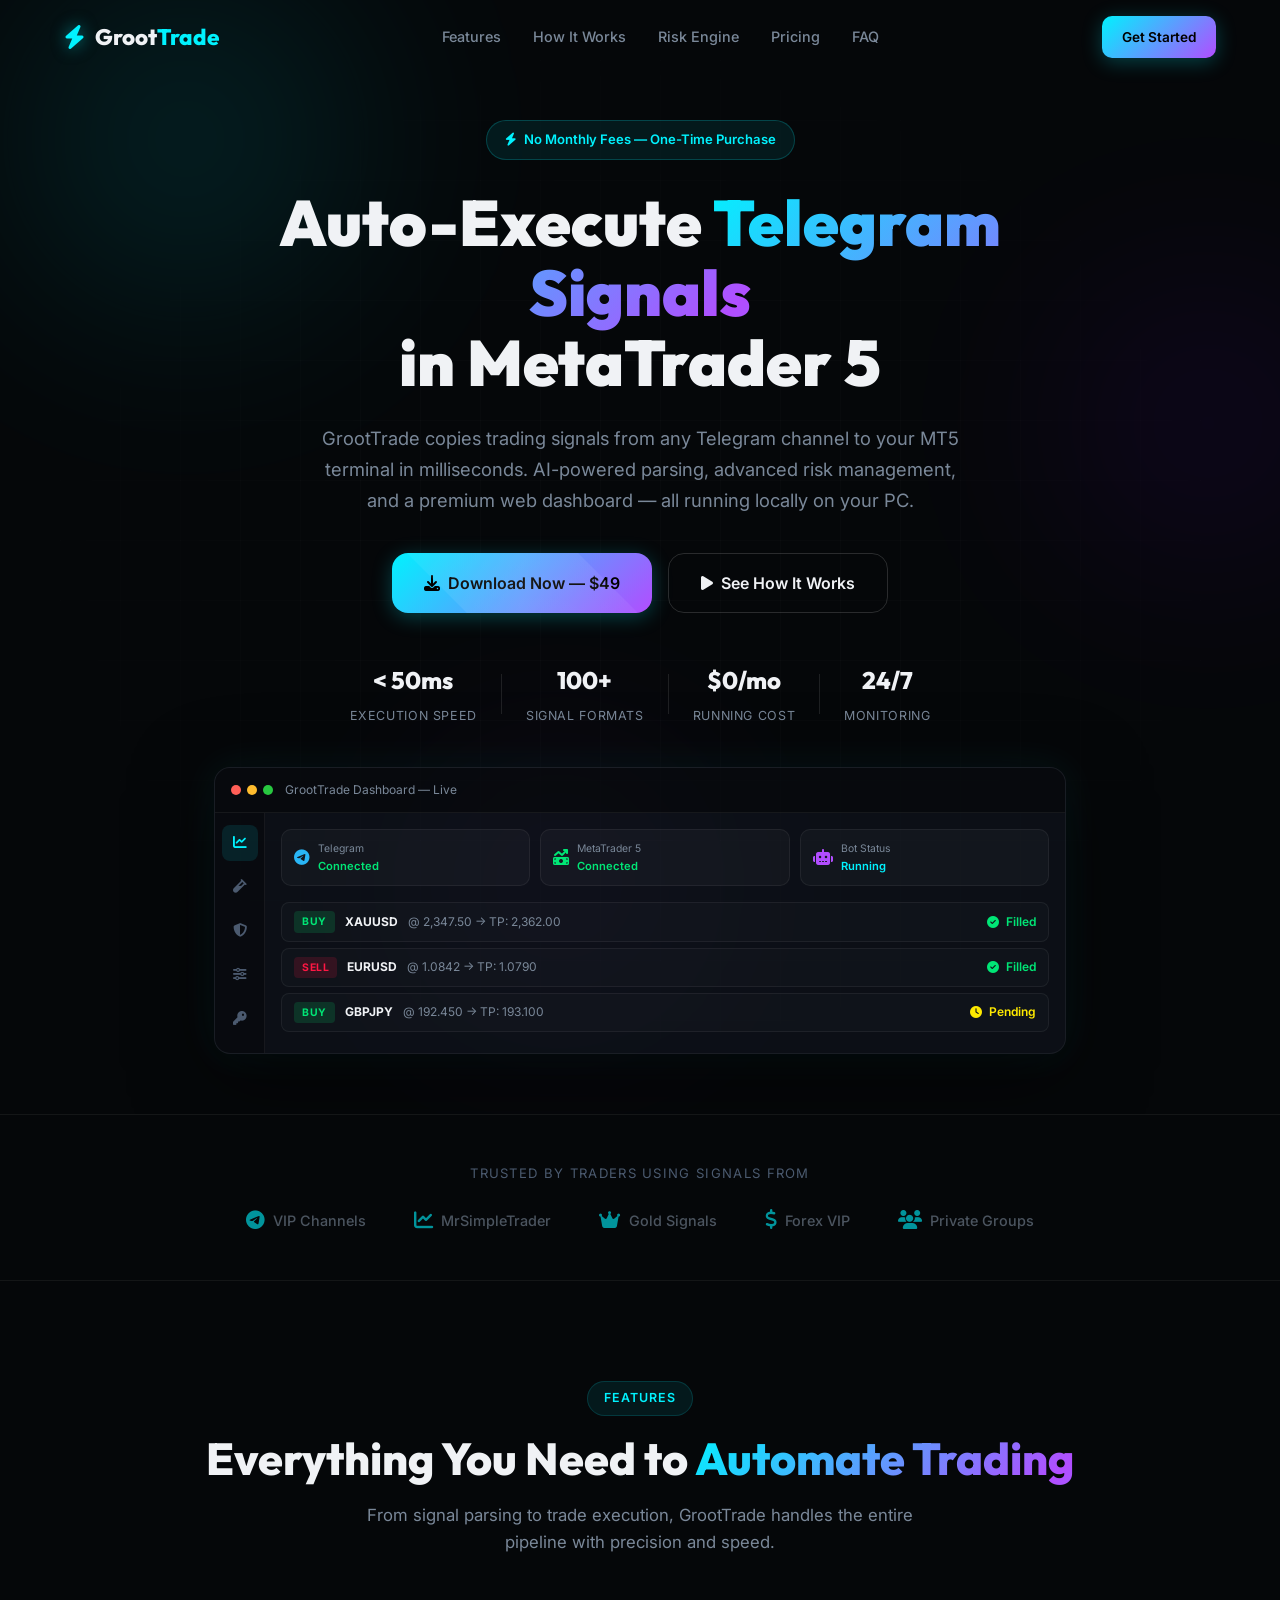
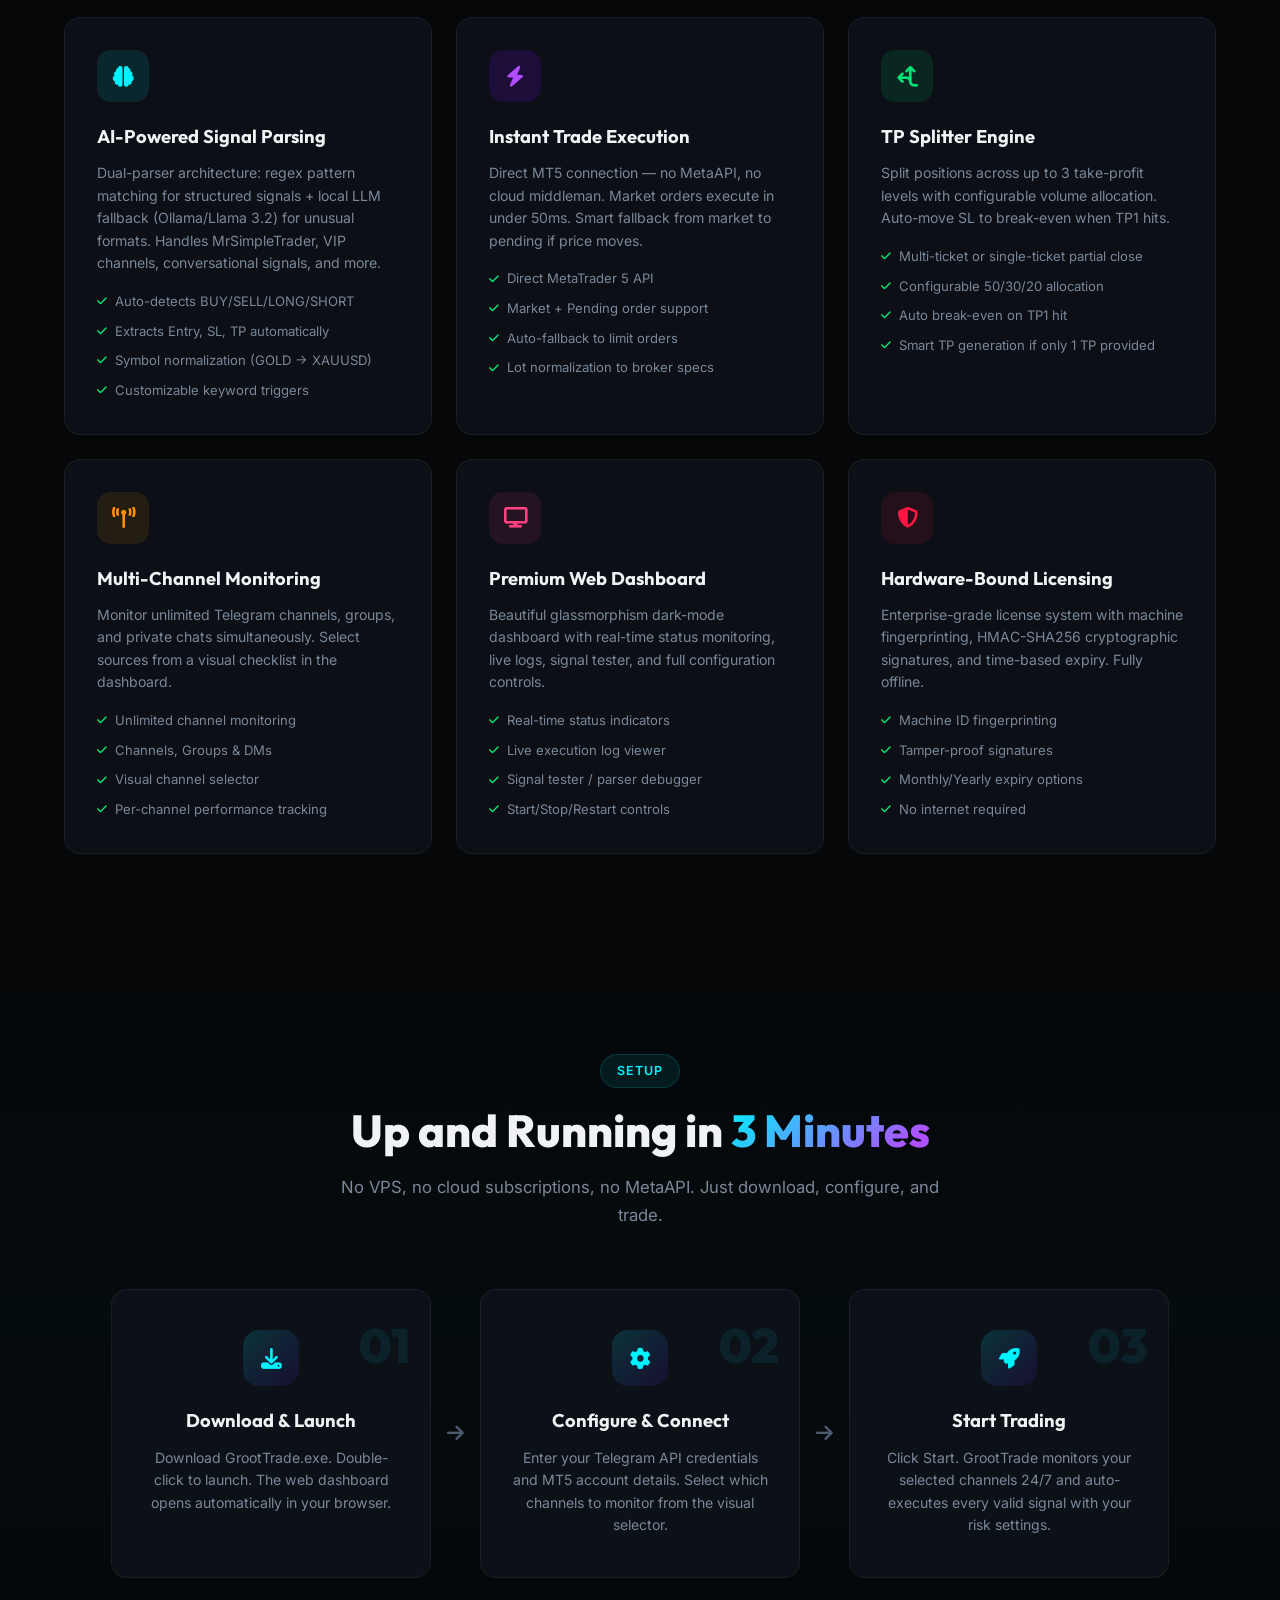
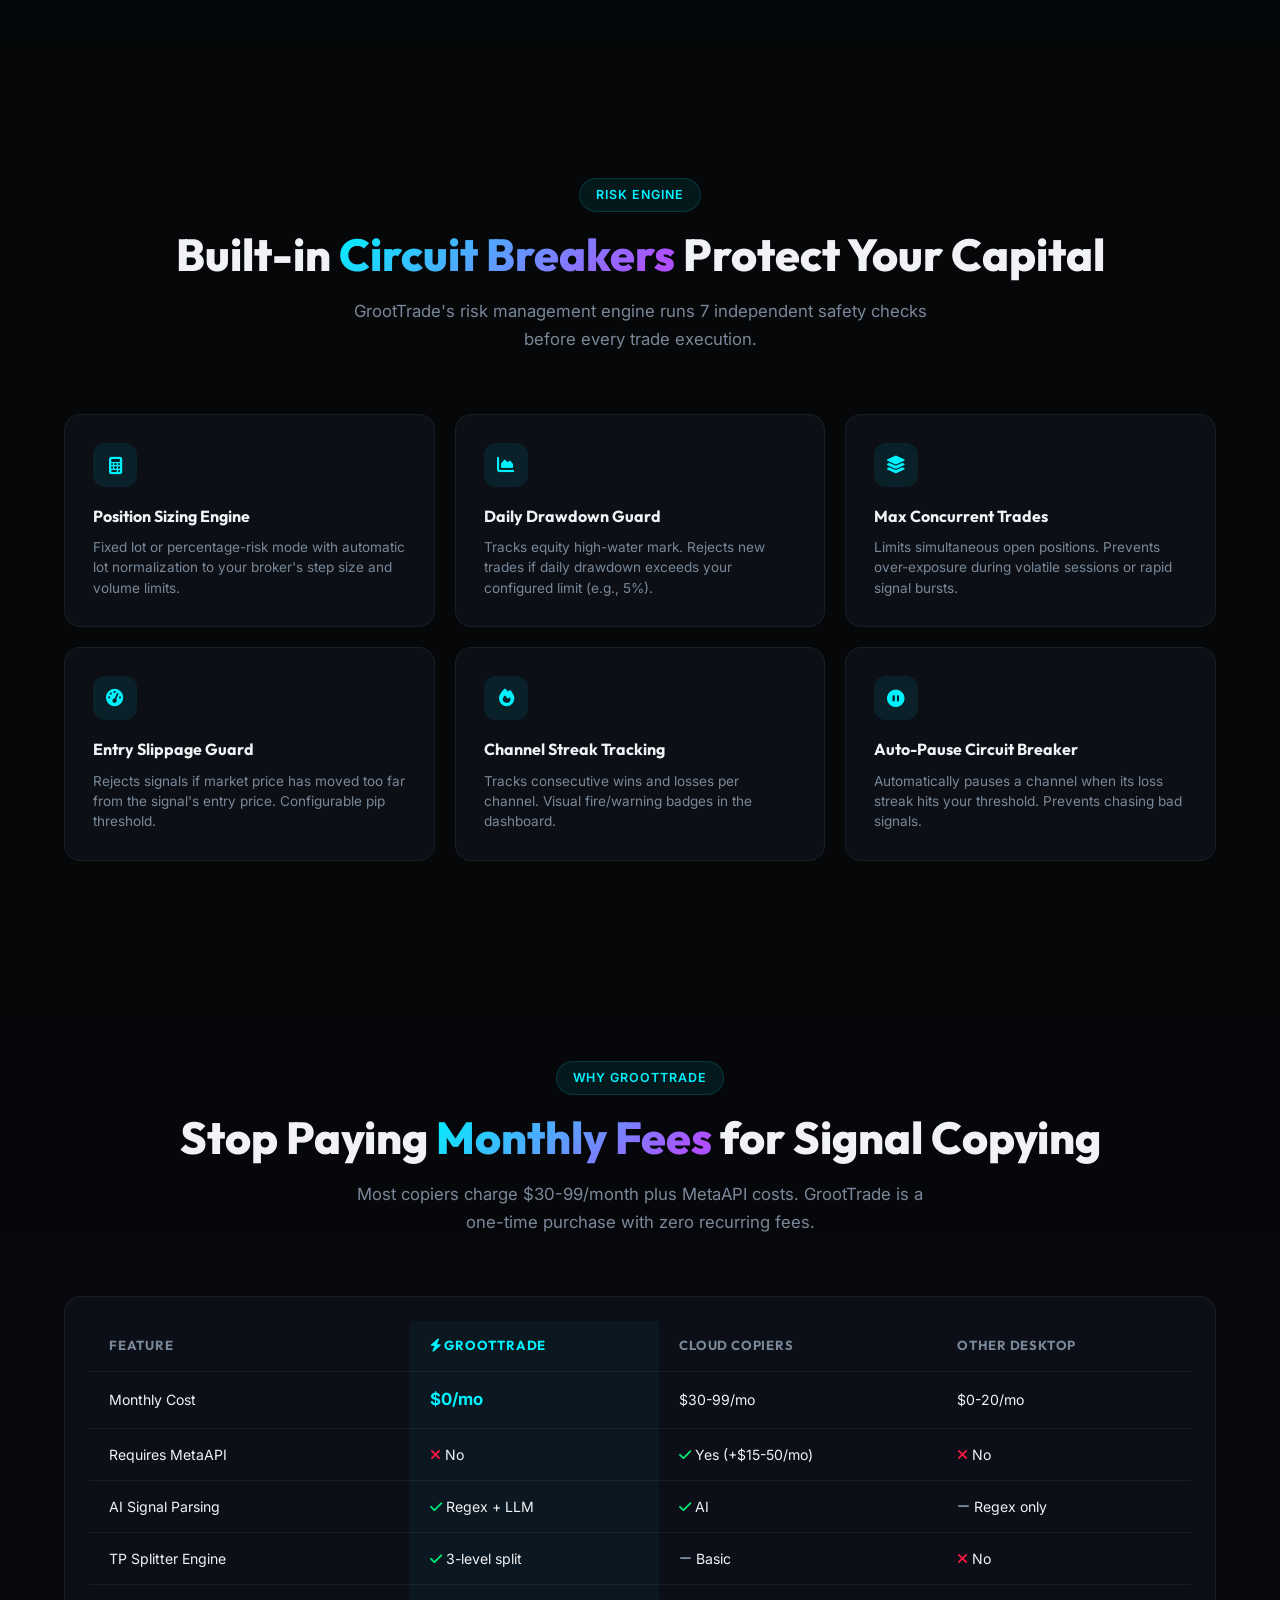
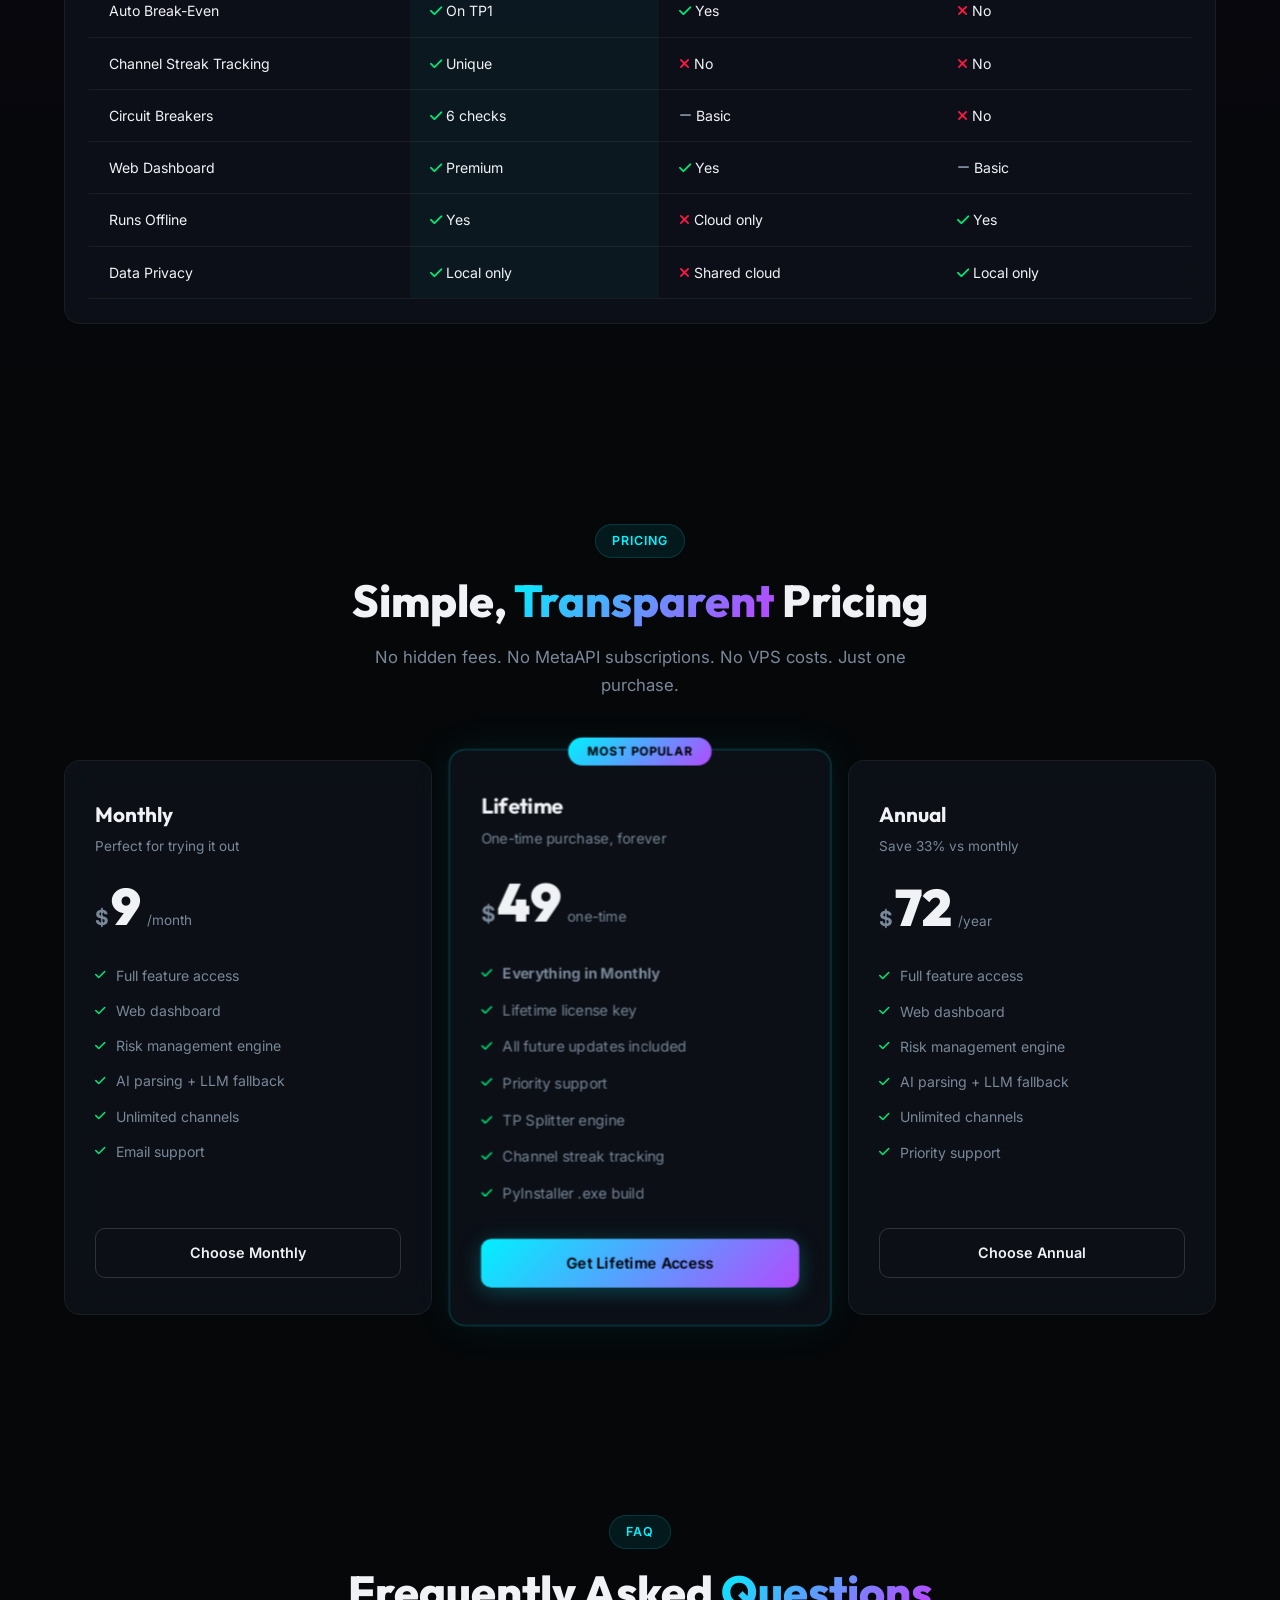
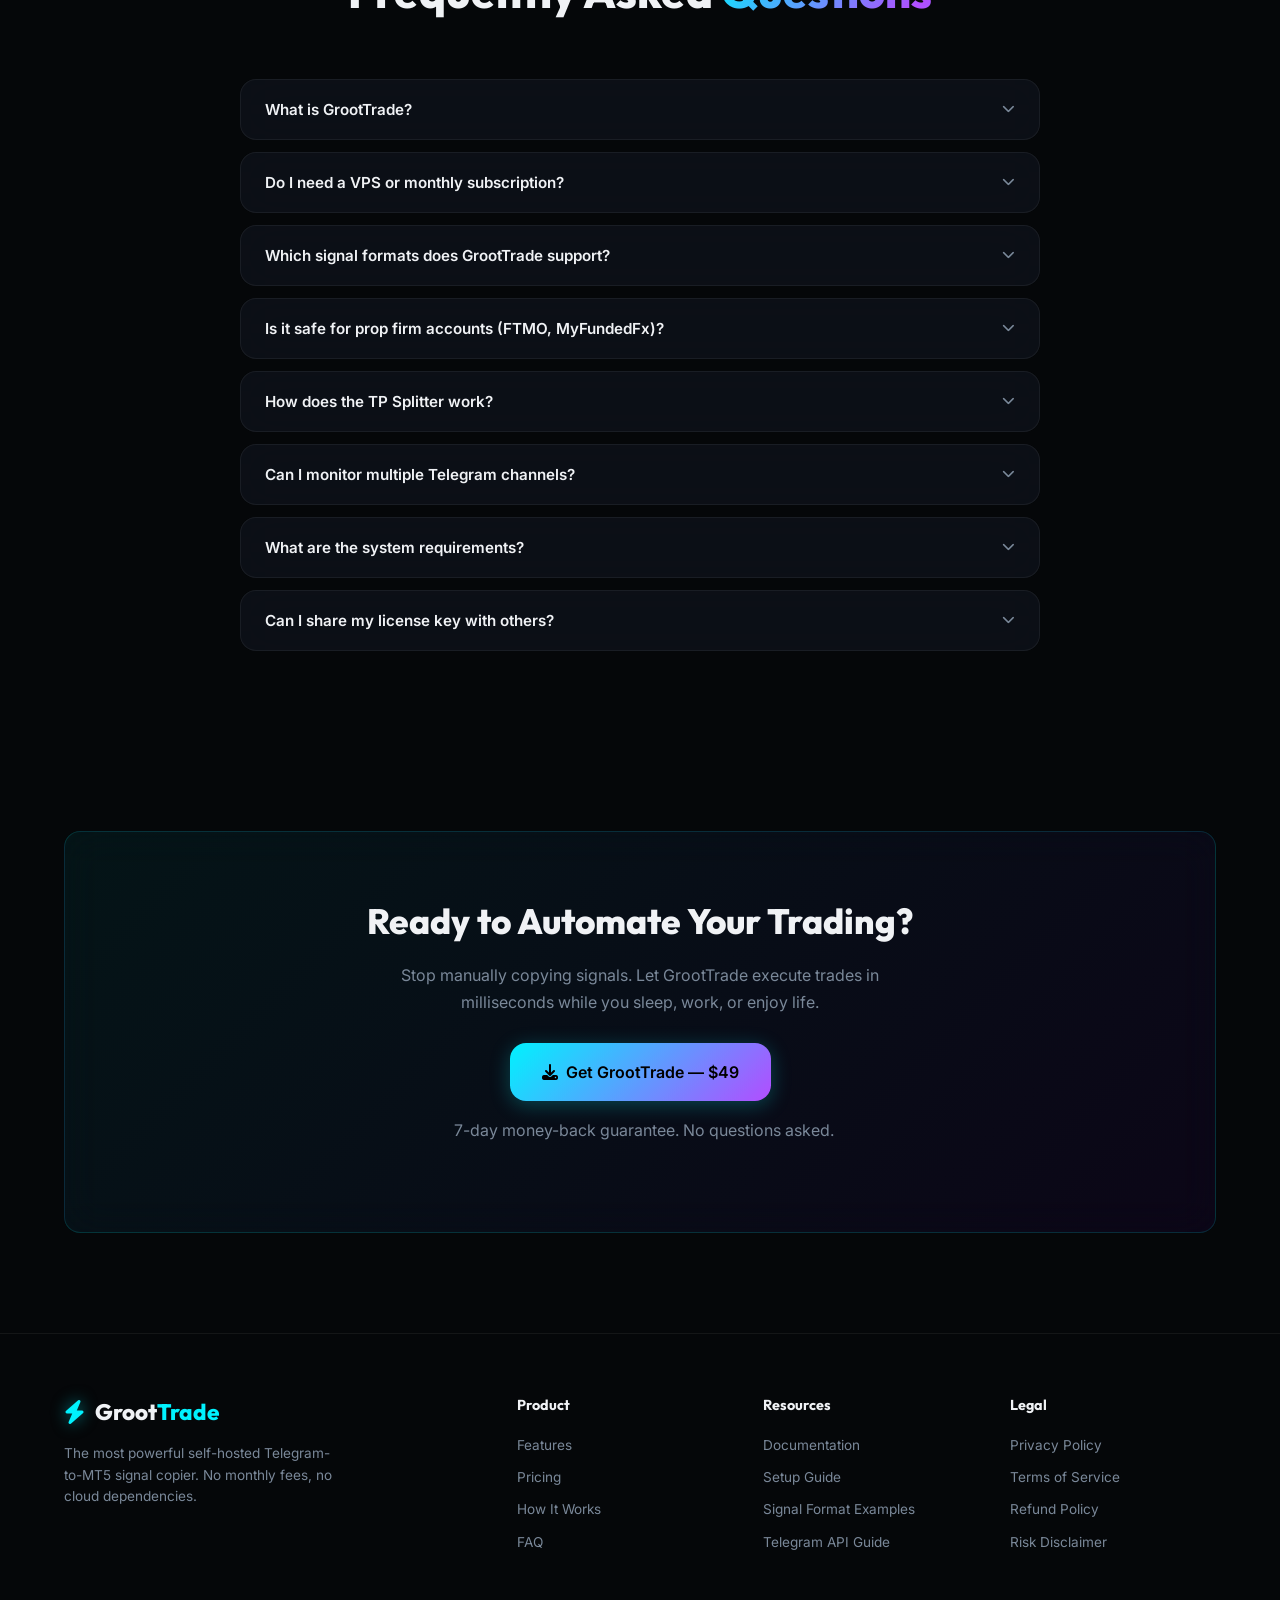
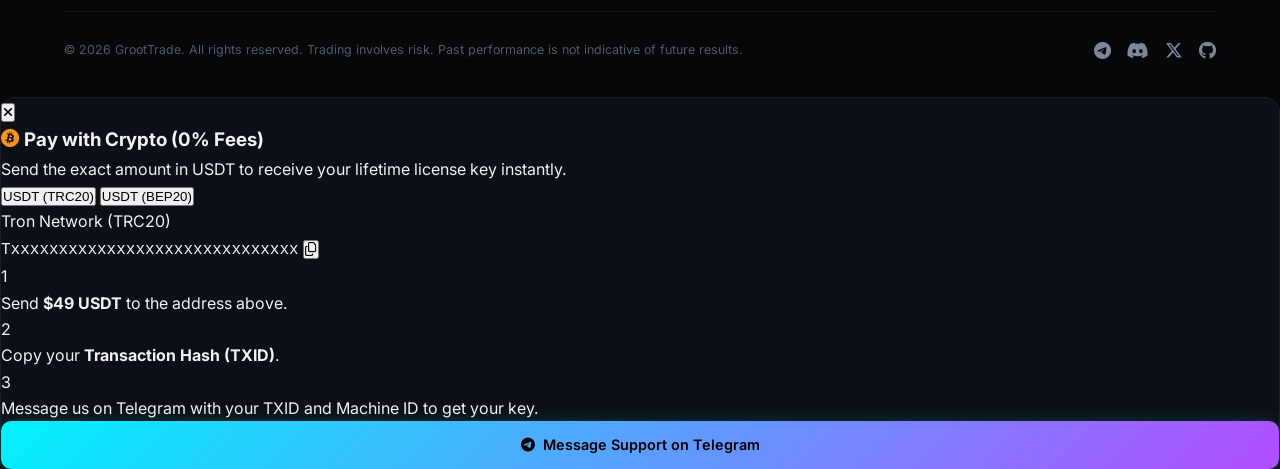
<file: TradingStrategies/website/index.html>
<!DOCTYPE html>
<html lang="en">
<head>
    <meta charset="UTF-8">
    <meta name="viewport" content="width=device-width, initial-scale=1.0">

    <!-- Primary SEO Meta Tags -->
    <title>GrootTrade — Telegram to MT5 Signal Copier | Auto-Execute Trading Signals</title>
    <meta name="description" content="GrootTrade automatically copies Telegram trading signals to MetaTrader 5 with AI parsing, risk management, TP splitting, and channel streak tracking. One-time purchase, no monthly fees.">
    <meta name="keywords" content="telegram signal copier, MT5 copier, telegram to metatrader, forex signal copier, gold signal copier, XAUUSD copier, trading bot, auto trading, telegram trading bot, signal execution, prop firm copier, forex automation, MT5 automation, trade copier software">
    <meta name="author" content="GrootTrade">
    <meta name="robots" content="index, follow">
    <link rel="canonical" href="https://groottrade.com/">

    <!-- Open Graph / Facebook -->
    <meta property="og:type" content="website">
    <meta property="og:url" content="https://groottrade.com/">
    <meta property="og:title" content="GrootTrade — Telegram to MT5 Signal Copier">
    <meta property="og:description" content="Auto-execute Telegram trading signals in MetaTrader 5. AI parsing, risk management, TP splitting. One-time purchase.">
    <meta property="og:image" content="https://groottrade.com/assets/og-preview.png">
    <meta property="og:site_name" content="GrootTrade">

    <!-- Twitter Card -->
    <meta name="twitter:card" content="summary_large_image">
    <meta name="twitter:url" content="https://groottrade.com/">
    <meta name="twitter:title" content="GrootTrade — Telegram to MT5 Signal Copier">
    <meta name="twitter:description" content="Auto-execute Telegram trading signals in MetaTrader 5. AI parsing, risk management, TP splitting. One-time purchase.">
    <meta name="twitter:image" content="https://groottrade.com/assets/og-preview.png">

    <!-- Structured Data (JSON-LD) -->
    <script type="application/ld+json">
    {
        "@context": "https://schema.org",
        "@type": "SoftwareApplication",
        "name": "GrootTrade",
        "operatingSystem": "Windows",
        "applicationCategory": "FinanceApplication",
        "description": "Telegram to MetaTrader 5 signal copier with AI parsing, risk management, and automated trade execution.",
        "offers": {
            "@type": "Offer",
            "price": "49.00",
            "priceCurrency": "USD",
            "availability": "https://schema.org/InStock"
        },
        "aggregateRating": {
            "@type": "AggregateRating",
            "ratingValue": "4.8",
            "reviewCount": "142"
        },
        "featureList": [
            "AI-Powered Signal Parsing",
            "Risk Management Engine",
            "TP Splitter with Auto Break-Even",
            "Channel Streak Tracking",
            "Hardware-Bound Licensing",
            "Web Dashboard"
        ]
    }
    </script>

    <!-- FAQ Structured Data -->
    <script type="application/ld+json">
    {
        "@context": "https://schema.org",
        "@type": "FAQPage",
        "mainEntity": [
            {
                "@type": "Question",
                "name": "What is GrootTrade?",
                "acceptedAnswer": {
                    "@type": "Answer",
                    "text": "GrootTrade is a desktop application that automatically copies trading signals from Telegram channels to your MetaTrader 5 terminal. It uses AI-powered parsing to extract trade details (symbol, action, entry, SL, TP) and executes them with advanced risk management."
                }
            },
            {
                "@type": "Question",
                "name": "Does GrootTrade require a VPS or monthly subscription?",
                "acceptedAnswer": {
                    "@type": "Answer",
                    "text": "No. GrootTrade runs locally on your Windows PC and connects directly to MetaTrader 5. There are no monthly fees, no VPS required, and no third-party API dependencies like MetaAPI."
                }
            },
            {
                "@type": "Question",
                "name": "What trading signals can GrootTrade parse?",
                "acceptedAnswer": {
                    "@type": "Answer",
                    "text": "GrootTrade supports multiple signal formats including structured signals, conversational formats, and MrSimpleTrader-style messages. It uses regex pattern matching with an optional LLM fallback (Ollama) for unusual formats."
                }
            },
            {
                "@type": "Question",
                "name": "Is GrootTrade safe for prop firm accounts?",
                "acceptedAnswer": {
                    "@type": "Answer",
                    "text": "Yes. GrootTrade includes daily drawdown guards, maximum concurrent trade limits, entry slippage protection, and auto-pause circuit breakers. These features help protect prop firm accounts from exceeding risk limits."
                }
            }
        ]
    }
    </script>

    <!-- Fonts -->
    <link rel="preconnect" href="https://fonts.googleapis.com">
    <link rel="preconnect" href="https://fonts.gstatic.com" crossorigin>
    <link href="https://fonts.googleapis.com/css2?family=Inter:wght@300;400;500;600;700;800&family=Outfit:wght@400;500;600;700;800;900&family=JetBrains+Mono:wght@400;500&display=swap" rel="stylesheet">

    <!-- FontAwesome Icons -->
    <link rel="stylesheet" href="https://cdnjs.cloudflare.com/ajax/libs/font-awesome/6.4.0/css/all.min.css">

    <!-- Stylesheet -->
    <link rel="stylesheet" href="style.css">

    <!-- Favicon -->
    <link rel="icon" type="image/svg+xml" href="data:image/svg+xml,<svg xmlns='http://www.w3.org/2000/svg' viewBox='0 0 100 100'><text y='.9em' font-size='90'>⚡</text></svg>">
</head>
<body>
    <!-- Navigation -->
    <nav class="navbar" id="navbar">
        <div class="container nav-container">
            <a href="#" class="nav-logo" aria-label="GrootTrade Home">
                <i class="fa-solid fa-bolt logo-icon"></i>
                <span class="logo-text">Groot<span>Trade</span></span>
            </a>
            <div class="nav-links" id="nav-links">
                <a href="#features" class="nav-link">Features</a>
                <a href="#how-it-works" class="nav-link">How It Works</a>
                <a href="#risk" class="nav-link">Risk Engine</a>
                <a href="#pricing" class="nav-link">Pricing</a>
                <a href="#faq" class="nav-link">FAQ</a>
            </div>
            <div class="nav-actions">
                <a href="#pricing" class="btn btn-primary nav-cta">Get Started</a>
                <button class="mobile-toggle" id="mobile-toggle" aria-label="Toggle menu">
                    <i class="fa-solid fa-bars"></i>
                </button>
            </div>
        </div>
    </nav>

    <!-- Hero Section -->
    <header class="hero" id="hero">
        <div class="hero-bg-effects">
            <div class="gradient-orb orb-1"></div>
            <div class="gradient-orb orb-2"></div>
            <div class="gradient-orb orb-3"></div>
            <div class="grid-overlay"></div>
        </div>
        <div class="container hero-content">
            <div class="hero-badge">
                <i class="fa-solid fa-bolt"></i>
                <span>No Monthly Fees — One-Time Purchase</span>
            </div>
            <h1 class="hero-title">
                Auto-Execute <span class="gradient-text">Telegram Signals</span>
                <br>in MetaTrader 5
            </h1>
            <p class="hero-subtitle">
                GrootTrade copies trading signals from any Telegram channel to your MT5 terminal in milliseconds.
                AI-powered parsing, advanced risk management, and a premium web dashboard — all running locally on your PC.
            </p>
            <div class="hero-actions">
                <a href="#pricing" class="btn btn-primary btn-large hero-cta">
                    <i class="fa-solid fa-download"></i> Download Now — $49
                </a>
                <a href="#how-it-works" class="btn btn-outline btn-large">
                    <i class="fa-solid fa-play"></i> See How It Works
                </a>
            </div>
            <div class="hero-stats">
                <div class="stat-item">
                    <span class="stat-value">< 50ms</span>
                    <span class="stat-label">Execution Speed</span>
                </div>
                <div class="stat-divider"></div>
                <div class="stat-item">
                    <span class="stat-value">100+</span>
                    <span class="stat-label">Signal Formats</span>
                </div>
                <div class="stat-divider"></div>
                <div class="stat-item">
                    <span class="stat-value">$0/mo</span>
                    <span class="stat-label">Running Cost</span>
                </div>
                <div class="stat-divider"></div>
                <div class="stat-item">
                    <span class="stat-value">24/7</span>
                    <span class="stat-label">Monitoring</span>
                </div>
            </div>
        </div>
        <div class="hero-visual">
            <div class="dashboard-preview glass-card">
                <div class="preview-header">
                    <div class="preview-dots">
                        <span class="dot red"></span>
                        <span class="dot yellow"></span>
                        <span class="dot green"></span>
                    </div>
                    <span class="preview-title">GrootTrade Dashboard — Live</span>
                </div>
                <div class="preview-body">
                    <div class="preview-sidebar">
                        <div class="preview-menu-item active"><i class="fa-solid fa-chart-line"></i></div>
                        <div class="preview-menu-item"><i class="fa-solid fa-vial"></i></div>
                        <div class="preview-menu-item"><i class="fa-solid fa-shield-halved"></i></div>
                        <div class="preview-menu-item"><i class="fa-solid fa-sliders"></i></div>
                        <div class="preview-menu-item"><i class="fa-solid fa-key"></i></div>
                    </div>
                    <div class="preview-content">
                        <div class="preview-cards">
                            <div class="mini-card tg">
                                <div class="mini-card-icon"><i class="fa-brands fa-telegram"></i></div>
                                <div class="mini-card-info">
                                    <span class="mini-label">Telegram</span>
                                    <span class="mini-value connected">Connected</span>
                                </div>
                            </div>
                            <div class="mini-card mt5">
                                <div class="mini-card-icon"><i class="fa-solid fa-money-bill-trend-up"></i></div>
                                <div class="mini-card-info">
                                    <span class="mini-label">MetaTrader 5</span>
                                    <span class="mini-value connected">Connected</span>
                                </div>
                            </div>
                            <div class="mini-card bot">
                                <div class="mini-card-icon"><i class="fa-solid fa-robot"></i></div>
                                <div class="mini-card-info">
                                    <span class="mini-label">Bot Status</span>
                                    <span class="mini-value running">Running</span>
                                </div>
                            </div>
                        </div>
                        <div class="preview-signal-feed">
                            <div class="signal-entry buy animate-in">
                                <span class="signal-badge buy-badge">BUY</span>
                                <span class="signal-symbol">XAUUSD</span>
                                <span class="signal-detail">@ 2,347.50 → TP: 2,362.00</span>
                                <span class="signal-status"><i class="fa-solid fa-check-circle"></i> Filled</span>
                            </div>
                            <div class="signal-entry sell animate-in delay-1">
                                <span class="signal-badge sell-badge">SELL</span>
                                <span class="signal-symbol">EURUSD</span>
                                <span class="signal-detail">@ 1.0842 → TP: 1.0790</span>
                                <span class="signal-status"><i class="fa-solid fa-check-circle"></i> Filled</span>
                            </div>
                            <div class="signal-entry buy animate-in delay-2">
                                <span class="signal-badge buy-badge">BUY</span>
                                <span class="signal-symbol">GBPJPY</span>
                                <span class="signal-detail">@ 192.450 → TP: 193.100</span>
                                <span class="signal-status pending"><i class="fa-solid fa-clock"></i> Pending</span>
                            </div>
                        </div>
                    </div>
                </div>
            </div>
        </div>
    </header>

    <!-- Trusted By / Social Proof -->
    <section class="social-proof">
        <div class="container">
            <p class="proof-label">Trusted by Traders Using Signals From</p>
            <div class="proof-logos">
                <div class="proof-item">
                    <i class="fa-brands fa-telegram"></i>
                    <span>VIP Channels</span>
                </div>
                <div class="proof-item">
                    <i class="fa-solid fa-chart-line"></i>
                    <span>MrSimpleTrader</span>
                </div>
                <div class="proof-item">
                    <i class="fa-solid fa-crown"></i>
                    <span>Gold Signals</span>
                </div>
                <div class="proof-item">
                    <i class="fa-solid fa-dollar-sign"></i>
                    <span>Forex VIP</span>
                </div>
                <div class="proof-item">
                    <i class="fa-solid fa-users"></i>
                    <span>Private Groups</span>
                </div>
            </div>
        </div>
    </section>

    <!-- Features Grid -->
    <section class="features" id="features">
        <div class="container">
            <div class="section-header">
                <span class="section-badge">Features</span>
                <h2 class="section-title">Everything You Need to <span class="gradient-text">Automate Trading</span></h2>
                <p class="section-subtitle">From signal parsing to trade execution, GrootTrade handles the entire pipeline with precision and speed.</p>
            </div>
            <div class="features-grid">
                <div class="feature-card glass-card" id="feature-ai-parsing">
                    <div class="feature-icon-wrap cyan">
                        <i class="fa-solid fa-brain"></i>
                    </div>
                    <h3>AI-Powered Signal Parsing</h3>
                    <p>Dual-parser architecture: regex pattern matching for structured signals + local LLM fallback (Ollama/Llama 3.2) for unusual formats. Handles MrSimpleTrader, VIP channels, conversational signals, and more.</p>
                    <ul class="feature-list">
                        <li><i class="fa-solid fa-check"></i> Auto-detects BUY/SELL/LONG/SHORT</li>
                        <li><i class="fa-solid fa-check"></i> Extracts Entry, SL, TP automatically</li>
                        <li><i class="fa-solid fa-check"></i> Symbol normalization (GOLD → XAUUSD)</li>
                        <li><i class="fa-solid fa-check"></i> Customizable keyword triggers</li>
                    </ul>
                </div>

                <div class="feature-card glass-card" id="feature-execution">
                    <div class="feature-icon-wrap purple">
                        <i class="fa-solid fa-bolt"></i>
                    </div>
                    <h3>Instant Trade Execution</h3>
                    <p>Direct MT5 connection — no MetaAPI, no cloud middleman. Market orders execute in under 50ms. Smart fallback from market to pending if price moves.</p>
                    <ul class="feature-list">
                        <li><i class="fa-solid fa-check"></i> Direct MetaTrader 5 API</li>
                        <li><i class="fa-solid fa-check"></i> Market + Pending order support</li>
                        <li><i class="fa-solid fa-check"></i> Auto-fallback to limit orders</li>
                        <li><i class="fa-solid fa-check"></i> Lot normalization to broker specs</li>
                    </ul>
                </div>

                <div class="feature-card glass-card" id="feature-tp-splitter">
                    <div class="feature-icon-wrap green">
                        <i class="fa-solid fa-arrows-split-up-and-left"></i>
                    </div>
                    <h3>TP Splitter Engine</h3>
                    <p>Split positions across up to 3 take-profit levels with configurable volume allocation. Auto-move SL to break-even when TP1 hits.</p>
                    <ul class="feature-list">
                        <li><i class="fa-solid fa-check"></i> Multi-ticket or single-ticket partial close</li>
                        <li><i class="fa-solid fa-check"></i> Configurable 50/30/20 allocation</li>
                        <li><i class="fa-solid fa-check"></i> Auto break-even on TP1 hit</li>
                        <li><i class="fa-solid fa-check"></i> Smart TP generation if only 1 TP provided</li>
                    </ul>
                </div>

                <div class="feature-card glass-card" id="feature-multi-channel">
                    <div class="feature-icon-wrap orange">
                        <i class="fa-solid fa-tower-broadcast"></i>
                    </div>
                    <h3>Multi-Channel Monitoring</h3>
                    <p>Monitor unlimited Telegram channels, groups, and private chats simultaneously. Select sources from a visual checklist in the dashboard.</p>
                    <ul class="feature-list">
                        <li><i class="fa-solid fa-check"></i> Unlimited channel monitoring</li>
                        <li><i class="fa-solid fa-check"></i> Channels, Groups & DMs</li>
                        <li><i class="fa-solid fa-check"></i> Visual channel selector</li>
                        <li><i class="fa-solid fa-check"></i> Per-channel performance tracking</li>
                    </ul>
                </div>

                <div class="feature-card glass-card" id="feature-dashboard">
                    <div class="feature-icon-wrap pink">
                        <i class="fa-solid fa-display"></i>
                    </div>
                    <h3>Premium Web Dashboard</h3>
                    <p>Beautiful glassmorphism dark-mode dashboard with real-time status monitoring, live logs, signal tester, and full configuration controls.</p>
                    <ul class="feature-list">
                        <li><i class="fa-solid fa-check"></i> Real-time status indicators</li>
                        <li><i class="fa-solid fa-check"></i> Live execution log viewer</li>
                        <li><i class="fa-solid fa-check"></i> Signal tester / parser debugger</li>
                        <li><i class="fa-solid fa-check"></i> Start/Stop/Restart controls</li>
                    </ul>
                </div>

                <div class="feature-card glass-card" id="feature-licensing">
                    <div class="feature-icon-wrap red">
                        <i class="fa-solid fa-shield-halved"></i>
                    </div>
                    <h3>Hardware-Bound Licensing</h3>
                    <p>Enterprise-grade license system with machine fingerprinting, HMAC-SHA256 cryptographic signatures, and time-based expiry. Fully offline.</p>
                    <ul class="feature-list">
                        <li><i class="fa-solid fa-check"></i> Machine ID fingerprinting</li>
                        <li><i class="fa-solid fa-check"></i> Tamper-proof signatures</li>
                        <li><i class="fa-solid fa-check"></i> Monthly/Yearly expiry options</li>
                        <li><i class="fa-solid fa-check"></i> No internet required</li>
                    </ul>
                </div>
            </div>
        </div>
    </section>

    <!-- How It Works -->
    <section class="how-it-works" id="how-it-works">
        <div class="container">
            <div class="section-header">
                <span class="section-badge">Setup</span>
                <h2 class="section-title">Up and Running in <span class="gradient-text">3 Minutes</span></h2>
                <p class="section-subtitle">No VPS, no cloud subscriptions, no MetaAPI. Just download, configure, and trade.</p>
            </div>
            <div class="steps-grid">
                <div class="step-card">
                    <div class="step-number">01</div>
                    <div class="step-icon"><i class="fa-solid fa-download"></i></div>
                    <h3>Download & Launch</h3>
                    <p>Download GrootTrade.exe. Double-click to launch. The web dashboard opens automatically in your browser.</p>
                </div>
                <div class="step-connector"><i class="fa-solid fa-arrow-right"></i></div>
                <div class="step-card">
                    <div class="step-number">02</div>
                    <div class="step-icon"><i class="fa-solid fa-gear"></i></div>
                    <h3>Configure & Connect</h3>
                    <p>Enter your Telegram API credentials and MT5 account details. Select which channels to monitor from the visual selector.</p>
                </div>
                <div class="step-connector"><i class="fa-solid fa-arrow-right"></i></div>
                <div class="step-card">
                    <div class="step-number">03</div>
                    <div class="step-icon"><i class="fa-solid fa-rocket"></i></div>
                    <h3>Start Trading</h3>
                    <p>Click Start. GrootTrade monitors your selected channels 24/7 and auto-executes every valid signal with your risk settings.</p>
                </div>
            </div>
        </div>
    </section>

    <!-- Risk Management Engine -->
    <section class="risk-engine" id="risk">
        <div class="container">
            <div class="section-header">
                <span class="section-badge">Risk Engine</span>
                <h2 class="section-title">Built-in <span class="gradient-text">Circuit Breakers</span> Protect Your Capital</h2>
                <p class="section-subtitle">GrootTrade's risk management engine runs 7 independent safety checks before every trade execution.</p>
            </div>
            <div class="risk-grid">
                <div class="risk-item glass-card">
                    <div class="risk-icon"><i class="fa-solid fa-calculator"></i></div>
                    <h4>Position Sizing Engine</h4>
                    <p>Fixed lot or percentage-risk mode with automatic lot normalization to your broker's step size and volume limits.</p>
                </div>
                <div class="risk-item glass-card">
                    <div class="risk-icon"><i class="fa-solid fa-chart-area"></i></div>
                    <h4>Daily Drawdown Guard</h4>
                    <p>Tracks equity high-water mark. Rejects new trades if daily drawdown exceeds your configured limit (e.g., 5%).</p>
                </div>
                <div class="risk-item glass-card">
                    <div class="risk-icon"><i class="fa-solid fa-layer-group"></i></div>
                    <h4>Max Concurrent Trades</h4>
                    <p>Limits simultaneous open positions. Prevents over-exposure during volatile sessions or rapid signal bursts.</p>
                </div>
                <div class="risk-item glass-card">
                    <div class="risk-icon"><i class="fa-solid fa-gauge-high"></i></div>
                    <h4>Entry Slippage Guard</h4>
                    <p>Rejects signals if market price has moved too far from the signal's entry price. Configurable pip threshold.</p>
                </div>
                <div class="risk-item glass-card">
                    <div class="risk-icon"><i class="fa-solid fa-fire"></i></div>
                    <h4>Channel Streak Tracking</h4>
                    <p>Tracks consecutive wins and losses per channel. Visual fire/warning badges in the dashboard.</p>
                </div>
                <div class="risk-item glass-card">
                    <div class="risk-icon"><i class="fa-solid fa-circle-pause"></i></div>
                    <h4>Auto-Pause Circuit Breaker</h4>
                    <p>Automatically pauses a channel when its loss streak hits your threshold. Prevents chasing bad signals.</p>
                </div>
            </div>
        </div>
    </section>

    <!-- Comparison Section -->
    <section class="comparison" id="comparison">
        <div class="container">
            <div class="section-header">
                <span class="section-badge">Why GrootTrade</span>
                <h2 class="section-title">Stop Paying <span class="gradient-text">Monthly Fees</span> for Signal Copying</h2>
                <p class="section-subtitle">Most copiers charge $30-99/month plus MetaAPI costs. GrootTrade is a one-time purchase with zero recurring fees.</p>
            </div>
            <div class="comparison-table-wrap glass-card">
                <table class="comparison-table">
                    <thead>
                        <tr>
                            <th>Feature</th>
                            <th class="highlight-col"><i class="fa-solid fa-bolt"></i> GrootTrade</th>
                            <th>Cloud Copiers</th>
                            <th>Other Desktop</th>
                        </tr>
                    </thead>
                    <tbody>
                        <tr>
                            <td>Monthly Cost</td>
                            <td class="highlight-col"><strong class="accent">$0/mo</strong></td>
                            <td>$30-99/mo</td>
                            <td>$0-20/mo</td>
                        </tr>
                        <tr>
                            <td>Requires MetaAPI</td>
                            <td class="highlight-col"><i class="fa-solid fa-xmark no"></i> No</td>
                            <td><i class="fa-solid fa-check yes"></i> Yes (+$15-50/mo)</td>
                            <td><i class="fa-solid fa-xmark no"></i> No</td>
                        </tr>
                        <tr>
                            <td>AI Signal Parsing</td>
                            <td class="highlight-col"><i class="fa-solid fa-check yes"></i> Regex + LLM</td>
                            <td><i class="fa-solid fa-check yes"></i> AI</td>
                            <td><i class="fa-solid fa-minus neutral"></i> Regex only</td>
                        </tr>
                        <tr>
                            <td>TP Splitter Engine</td>
                            <td class="highlight-col"><i class="fa-solid fa-check yes"></i> 3-level split</td>
                            <td><i class="fa-solid fa-minus neutral"></i> Basic</td>
                            <td><i class="fa-solid fa-xmark no"></i> No</td>
                        </tr>
                        <tr>
                            <td>Auto Break-Even</td>
                            <td class="highlight-col"><i class="fa-solid fa-check yes"></i> On TP1</td>
                            <td><i class="fa-solid fa-check yes"></i> Yes</td>
                            <td><i class="fa-solid fa-xmark no"></i> No</td>
                        </tr>
                        <tr>
                            <td>Channel Streak Tracking</td>
                            <td class="highlight-col"><i class="fa-solid fa-check yes"></i> Unique</td>
                            <td><i class="fa-solid fa-xmark no"></i> No</td>
                            <td><i class="fa-solid fa-xmark no"></i> No</td>
                        </tr>
                        <tr>
                            <td>Circuit Breakers</td>
                            <td class="highlight-col"><i class="fa-solid fa-check yes"></i> 6 checks</td>
                            <td><i class="fa-solid fa-minus neutral"></i> Basic</td>
                            <td><i class="fa-solid fa-xmark no"></i> No</td>
                        </tr>
                        <tr>
                            <td>Web Dashboard</td>
                            <td class="highlight-col"><i class="fa-solid fa-check yes"></i> Premium</td>
                            <td><i class="fa-solid fa-check yes"></i> Yes</td>
                            <td><i class="fa-solid fa-minus neutral"></i> Basic</td>
                        </tr>
                        <tr>
                            <td>Runs Offline</td>
                            <td class="highlight-col"><i class="fa-solid fa-check yes"></i> Yes</td>
                            <td><i class="fa-solid fa-xmark no"></i> Cloud only</td>
                            <td><i class="fa-solid fa-check yes"></i> Yes</td>
                        </tr>
                        <tr>
                            <td>Data Privacy</td>
                            <td class="highlight-col"><i class="fa-solid fa-check yes"></i> Local only</td>
                            <td><i class="fa-solid fa-xmark no"></i> Shared cloud</td>
                            <td><i class="fa-solid fa-check yes"></i> Local only</td>
                        </tr>
                    </tbody>
                </table>
            </div>
        </div>
    </section>

    <!-- Pricing -->
    <section class="pricing" id="pricing">
        <div class="container">
            <div class="section-header">
                <span class="section-badge">Pricing</span>
                <h2 class="section-title">Simple, <span class="gradient-text">Transparent</span> Pricing</h2>
                <p class="section-subtitle">No hidden fees. No MetaAPI subscriptions. No VPS costs. Just one purchase.</p>
            </div>
            <div class="pricing-grid">
                <div class="pricing-card glass-card" id="plan-monthly">
                    <div class="plan-header">
                        <h3>Monthly</h3>
                        <p class="plan-desc">Perfect for trying it out</p>
                    </div>
                    <div class="plan-price">
                        <span class="currency">$</span>
                        <span class="amount">9</span>
                        <span class="period">/month</span>
                    </div>
                    <ul class="plan-features">
                        <li><i class="fa-solid fa-check"></i> Full feature access</li>
                        <li><i class="fa-solid fa-check"></i> Web dashboard</li>
                        <li><i class="fa-solid fa-check"></i> Risk management engine</li>
                        <li><i class="fa-solid fa-check"></i> AI parsing + LLM fallback</li>
                        <li><i class="fa-solid fa-check"></i> Unlimited channels</li>
                        <li><i class="fa-solid fa-check"></i> Email support</li>
                    </ul>
                    <a href="#" class="btn btn-outline btn-full" id="buy-monthly">Choose Monthly</a>
                </div>

                <div class="pricing-card glass-card featured" id="plan-lifetime">
                    <div class="popular-badge">Most Popular</div>
                    <div class="plan-header">
                        <h3>Lifetime</h3>
                        <p class="plan-desc">One-time purchase, forever</p>
                    </div>
                    <div class="plan-price">
                        <span class="currency">$</span>
                        <span class="amount">49</span>
                        <span class="period">one-time</span>
                    </div>
                    <ul class="plan-features">
                        <li><i class="fa-solid fa-check"></i> <strong>Everything in Monthly</strong></li>
                        <li><i class="fa-solid fa-check"></i> Lifetime license key</li>
                        <li><i class="fa-solid fa-check"></i> All future updates included</li>
                        <li><i class="fa-solid fa-check"></i> Priority support</li>
                        <li><i class="fa-solid fa-check"></i> TP Splitter engine</li>
                        <li><i class="fa-solid fa-check"></i> Channel streak tracking</li>
                        <li><i class="fa-solid fa-check"></i> PyInstaller .exe build</li>
                    </ul>
                    <a href="#" class="btn btn-primary btn-full" id="buy-lifetime">Get Lifetime Access</a>
                </div>

                <div class="pricing-card glass-card" id="plan-yearly">
                    <div class="plan-header">
                        <h3>Annual</h3>
                        <p class="plan-desc">Save 33% vs monthly</p>
                    </div>
                    <div class="plan-price">
                        <span class="currency">$</span>
                        <span class="amount">72</span>
                        <span class="period">/year</span>
                    </div>
                    <ul class="plan-features">
                        <li><i class="fa-solid fa-check"></i> Full feature access</li>
                        <li><i class="fa-solid fa-check"></i> Web dashboard</li>
                        <li><i class="fa-solid fa-check"></i> Risk management engine</li>
                        <li><i class="fa-solid fa-check"></i> AI parsing + LLM fallback</li>
                        <li><i class="fa-solid fa-check"></i> Unlimited channels</li>
                        <li><i class="fa-solid fa-check"></i> Priority support</li>
                    </ul>
                    <a href="#" class="btn btn-outline btn-full" id="buy-yearly">Choose Annual</a>
                </div>
            </div>
        </div>
    </section>

    <!-- FAQ -->
    <section class="faq" id="faq">
        <div class="container">
            <div class="section-header">
                <span class="section-badge">FAQ</span>
                <h2 class="section-title">Frequently Asked <span class="gradient-text">Questions</span></h2>
            </div>
            <div class="faq-grid">
                <div class="faq-item glass-card" id="faq-1">
                    <button class="faq-question" aria-expanded="false">
                        <span>What is GrootTrade?</span>
                        <i class="fa-solid fa-chevron-down faq-arrow"></i>
                    </button>
                    <div class="faq-answer">
                        <p>GrootTrade is a desktop application that automatically copies trading signals from Telegram channels to your MetaTrader 5 terminal. It uses AI-powered parsing to extract trade details (symbol, action, entry, SL, TP) and executes them with advanced risk management controls.</p>
                    </div>
                </div>
                <div class="faq-item glass-card" id="faq-2">
                    <button class="faq-question" aria-expanded="false">
                        <span>Do I need a VPS or monthly subscription?</span>
                        <i class="fa-solid fa-chevron-down faq-arrow"></i>
                    </button>
                    <div class="faq-answer">
                        <p>No. GrootTrade runs locally on your Windows PC and connects directly to MetaTrader 5. There are no monthly fees, no VPS required, and no third-party API dependencies like MetaAPI. Your computer just needs to be running while you want to copy signals.</p>
                    </div>
                </div>
                <div class="faq-item glass-card" id="faq-3">
                    <button class="faq-question" aria-expanded="false">
                        <span>Which signal formats does GrootTrade support?</span>
                        <i class="fa-solid fa-chevron-down faq-arrow"></i>
                    </button>
                    <div class="faq-answer">
                        <p>GrootTrade supports structured signals, conversational formats, MrSimpleTrader-style messages, and over 100+ format variations. The regex engine handles most patterns automatically. For unusual formats, the optional LLM fallback (using local Ollama with Llama 3.2) provides additional coverage. You can also customize the keyword triggers (SL, TP, Entry keywords) from the dashboard.</p>
                    </div>
                </div>
                <div class="faq-item glass-card" id="faq-4">
                    <button class="faq-question" aria-expanded="false">
                        <span>Is it safe for prop firm accounts (FTMO, MyFundedFx)?</span>
                        <i class="fa-solid fa-chevron-down faq-arrow"></i>
                    </button>
                    <div class="faq-answer">
                        <p>Yes. GrootTrade includes daily drawdown guards, maximum concurrent trade limits, entry slippage protection, and auto-pause circuit breakers. These features help protect prop firm accounts from exceeding risk limits. You can configure a daily drawdown percentage threshold that will automatically stop trading if breached.</p>
                    </div>
                </div>
                <div class="faq-item glass-card" id="faq-5">
                    <button class="faq-question" aria-expanded="false">
                        <span>How does the TP Splitter work?</span>
                        <i class="fa-solid fa-chevron-down faq-arrow"></i>
                    </button>
                    <div class="faq-answer">
                        <p>The TP Splitter divides your position across up to 3 take-profit levels with configurable volume allocation (e.g., 50% at TP1, 30% at TP2, 20% at TP3). It supports two modes: Multiple Tickets (3 separate orders) or Single Ticket with Partial Closes. When TP1 is hit, it automatically moves your stop loss to break-even to protect profits.</p>
                    </div>
                </div>
                <div class="faq-item glass-card" id="faq-6">
                    <button class="faq-question" aria-expanded="false">
                        <span>Can I monitor multiple Telegram channels?</span>
                        <i class="fa-solid fa-chevron-down faq-arrow"></i>
                    </button>
                    <div class="faq-answer">
                        <p>Yes, you can monitor unlimited Telegram channels, groups, and private chats simultaneously. Each channel gets its own magic number for tracking, and the dashboard shows per-channel win/loss streaks so you can evaluate which channels perform best.</p>
                    </div>
                </div>
                <div class="faq-item glass-card" id="faq-7">
                    <button class="faq-question" aria-expanded="false">
                        <span>What are the system requirements?</span>
                        <i class="fa-solid fa-chevron-down faq-arrow"></i>
                    </button>
                    <div class="faq-answer">
                        <p>Windows 10 or later, MetaTrader 5 terminal installed and logged in, a Telegram account with API credentials (free from my.telegram.org), and an internet connection. The application runs as a lightweight .exe file and uses minimal system resources.</p>
                    </div>
                </div>
                <div class="faq-item glass-card" id="faq-8">
                    <button class="faq-question" aria-expanded="false">
                        <span>Can I share my license key with others?</span>
                        <i class="fa-solid fa-chevron-down faq-arrow"></i>
                    </button>
                    <div class="faq-answer">
                        <p>No. Each license key is hardware-bound to a specific computer using machine fingerprinting (WMIC motherboard UUID + MAC address). If you try to use a key on a different machine, activation will be rejected with a "License is locked to another computer" error.</p>
                    </div>
                </div>
            </div>
        </div>
    </section>

    <!-- CTA Section -->
    <section class="cta-section">
        <div class="container">
            <div class="cta-card glass-card">
                <div class="cta-content">
                    <h2>Ready to Automate Your Trading?</h2>
                    <p>Stop manually copying signals. Let GrootTrade execute trades in milliseconds while you sleep, work, or enjoy life.</p>
                    <div class="cta-actions">
                        <a href="#pricing" class="btn btn-primary btn-large">
                            <i class="fa-solid fa-download"></i> Get GrootTrade — $49
                        </a>
                    </div>
                    <p class="cta-guarantee"><i class="fa-solid fa-shield-check"></i> 7-day money-back guarantee. No questions asked.</p>
                </div>
            </div>
        </div>
    </section>

    <!-- Footer -->
    <footer class="site-footer" id="footer">
        <div class="container">
            <div class="footer-grid">
                <div class="footer-brand">
                    <a href="#" class="nav-logo">
                        <i class="fa-solid fa-bolt logo-icon"></i>
                        <span class="logo-text">Groot<span>Trade</span></span>
                    </a>
                    <p>The most powerful self-hosted Telegram-to-MT5 signal copier. No monthly fees, no cloud dependencies.</p>
                </div>
                <div class="footer-links">
                    <h4>Product</h4>
                    <a href="#features">Features</a>
                    <a href="#pricing">Pricing</a>
                    <a href="#how-it-works">How It Works</a>
                    <a href="#faq">FAQ</a>
                </div>
                <div class="footer-links">
                    <h4>Resources</h4>
                    <a href="#">Documentation</a>
                    <a href="#">Setup Guide</a>
                    <a href="#">Signal Format Examples</a>
                    <a href="#">Telegram API Guide</a>
                </div>
                <div class="footer-links">
                    <h4>Legal</h4>
                    <a href="#">Privacy Policy</a>
                    <a href="#">Terms of Service</a>
                    <a href="#">Refund Policy</a>
                    <a href="#">Risk Disclaimer</a>
                </div>
            </div>
            <div class="footer-bottom">
                <p>&copy; 2026 GrootTrade. All rights reserved. Trading involves risk. Past performance is not indicative of future results.</p>
                <div class="footer-social">
                    <a href="#" aria-label="Telegram"><i class="fa-brands fa-telegram"></i></a>
                    <a href="#" aria-label="Discord"><i class="fa-brands fa-discord"></i></a>
                    <a href="#" aria-label="Twitter"><i class="fa-brands fa-x-twitter"></i></a>
                    <a href="#" aria-label="GitHub"><i class="fa-brands fa-github"></i></a>
                </div>
            </div>
        </div>
    </footer>

    <!-- Payment Modal -->
    <div id="payment-modal" class="modal-overlay">
        <div class="modal-content glass-card">
            <button class="modal-close" id="modal-close" aria-label="Close modal"><i class="fa-solid fa-xmark"></i></button>
            <div class="modal-header">
                <h3><i class="fa-brands fa-bitcoin" style="color: #f7931a;"></i> Pay with Crypto (0% Fees)</h3>
                <p>Send the exact amount in USDT to receive your lifetime license key instantly.</p>
            </div>
            
            <div class="crypto-tabs">
                <button class="crypto-tab active" data-network="trc20">USDT (TRC20)</button>
                <button class="crypto-tab" data-network="bep20">USDT (BEP20)</button>
            </div>
            
            <div class="crypto-address-box">
                <span class="network-badge" id="active-network">Tron Network (TRC20)</span>
                <div class="address-copy-container">
                    <code id="crypto-address">Txxxxxxxxxxxxxxxxxxxxxxxxxxxxxx</code>
                    <button class="copy-btn" id="copy-btn" aria-label="Copy address">
                        <i class="fa-regular fa-copy"></i>
                    </button>
                </div>
            </div>
            
            <div class="payment-steps">
                <div class="pay-step">
                    <span class="step-num">1</span>
                    <p>Send <strong>$<span id="modal-amount">49</span> USDT</strong> to the address above.</p>
                </div>
                <div class="pay-step">
                    <span class="step-num">2</span>
                    <p>Copy your <strong>Transaction Hash (TXID)</strong>.</p>
                </div>
                <div class="pay-step">
                    <span class="step-num">3</span>
                    <p>Message us on Telegram with your TXID and Machine ID to get your key.</p>
                </div>
            </div>
            
            <a href="https://t.me/GrootTradeSupport" target="_blank" class="btn btn-primary btn-full tg-btn">
                <i class="fa-brands fa-telegram"></i> Message Support on Telegram
            </a>
        </div>
    </div>

    <script src="script.js"></script>
</body>
</html>
</file>
<file: TradingStrategies/website/style.css>
/* GrootTrade Landing Page — Premium Dark Theme
   Glassmorphism, gradient effects, micro-animations */

/* ============================================
   CSS VARIABLES
   ============================================ */
:root {
    --bg-base: #050709;
    --bg-surface: rgba(14, 17, 24, 0.85);
    --bg-card: rgba(18, 22, 32, 0.6);

    --border-color: rgba(255, 255, 255, 0.06);
    --border-glow: rgba(0, 242, 254, 0.12);

    --color-primary: #00f2fe;
    --color-primary-rgb: 0, 242, 254;
    --color-secondary: #7f00ff;
    --color-secondary-rgb: 127, 0, 255;
    --color-accent: #b24dff;

    --color-success: #00e676;
    --color-danger: #ff1744;
    --color-warning: #ffea00;
    --color-orange: #ff9100;
    --color-pink: #ff4081;

    --text-main: #f0f2f5;
    --text-muted: #7a8899;
    --text-dark: #4b5a6f;

    --font-heading: 'Outfit', sans-serif;
    --font-body: 'Inter', sans-serif;
    --font-mono: 'JetBrains Mono', monospace;

    --radius: 16px;
    --radius-sm: 10px;
    --radius-xs: 6px;
    --transition: 0.3s cubic-bezier(0.4, 0, 0.2, 1);
    --max-width: 1200px;
}

/* ============================================
   RESET & BASE
   ============================================ */
*, *::before, *::after { box-sizing: border-box; margin: 0; padding: 0; }

html {
    scroll-behavior: smooth;
    font-size: 16px;
    -webkit-font-smoothing: antialiased;
    -moz-osx-font-smoothing: grayscale;
}

body {
    font-family: var(--font-body);
    background: var(--bg-base);
    color: var(--text-main);
    line-height: 1.65;
    overflow-x: hidden;
}

.container {
    max-width: var(--max-width);
    margin: 0 auto;
    padding: 0 24px;
}

a { color: var(--color-primary); text-decoration: none; transition: color var(--transition); }
a:hover { color: #66f7ff; }

img { max-width: 100%; height: auto; }

/* ============================================
   UTILITY CLASSES
   ============================================ */
.gradient-text {
    background: linear-gradient(135deg, var(--color-primary) 0%, var(--color-accent) 50%, var(--color-primary) 100%);
    background-size: 200% auto;
    -webkit-background-clip: text;
    -webkit-text-fill-color: transparent;
    background-clip: text;
    animation: shimmer 3s linear infinite;
}

@keyframes shimmer {
    0% { background-position: 0% center; }
    100% { background-position: 200% center; }
}

.glass-card {
    background: var(--bg-card);
    backdrop-filter: blur(20px);
    -webkit-backdrop-filter: blur(20px);
    border: 1px solid var(--border-color);
    border-radius: var(--radius);
    transition: border-color var(--transition), transform var(--transition), box-shadow var(--transition);
}

.glass-card:hover {
    border-color: var(--border-glow);
    box-shadow: 0 8px 40px rgba(var(--color-primary-rgb), 0.06);
}

/* ============================================
   BUTTONS
   ============================================ */
.btn {
    display: inline-flex;
    align-items: center;
    gap: 8px;
    padding: 12px 24px;
    border: none;
    border-radius: var(--radius-sm);
    font-family: var(--font-body);
    font-weight: 600;
    font-size: 0.9rem;
    cursor: pointer;
    transition: all var(--transition);
    text-decoration: none;
    white-space: nowrap;
}

.btn-primary {
    background: linear-gradient(135deg, var(--color-primary), var(--color-accent));
    color: #000;
    box-shadow: 0 4px 20px rgba(var(--color-primary-rgb), 0.25);
}
.btn-primary:hover {
    transform: translateY(-2px);
    box-shadow: 0 6px 30px rgba(var(--color-primary-rgb), 0.4);
    color: #000;
}

.btn-outline {
    background: transparent;
    color: var(--text-main);
    border: 1px solid rgba(255, 255, 255, 0.15);
}
.btn-outline:hover {
    background: rgba(255, 255, 255, 0.05);
    border-color: rgba(var(--color-primary-rgb), 0.3);
    color: var(--color-primary);
}

.btn-large { padding: 16px 32px; font-size: 1rem; border-radius: var(--radius); }
.btn-full { width: 100%; justify-content: center; }

/* ============================================
   NAVBAR
   ============================================ */
.navbar {
    position: fixed;
    top: 0;
    left: 0;
    right: 0;
    z-index: 1000;
    padding: 16px 0;
    transition: all var(--transition);
    background: transparent;
}

.navbar.scrolled {
    background: rgba(5, 7, 9, 0.92);
    backdrop-filter: blur(20px);
    border-bottom: 1px solid var(--border-color);
    padding: 12px 0;
}

.nav-container {
    display: flex;
    align-items: center;
    justify-content: space-between;
}

.nav-logo {
    display: flex;
    align-items: center;
    gap: 10px;
    text-decoration: none;
}

.logo-icon {
    font-size: 1.5rem;
    color: var(--color-primary);
    filter: drop-shadow(0 0 8px rgba(var(--color-primary-rgb), 0.5));
}

.logo-text {
    font-family: var(--font-heading);
    font-weight: 800;
    font-size: 1.4rem;
    color: var(--text-main);
}
.logo-text span { color: var(--color-primary); }

.nav-links {
    display: flex;
    align-items: center;
    gap: 32px;
}

.nav-link {
    color: var(--text-muted);
    font-size: 0.9rem;
    font-weight: 500;
    transition: color var(--transition);
}
.nav-link:hover { color: var(--text-main); }

.nav-actions { display: flex; align-items: center; gap: 12px; }
.nav-cta { padding: 10px 20px; font-size: 0.85rem; }

.mobile-toggle {
    display: none;
    background: none;
    border: none;
    color: var(--text-main);
    font-size: 1.3rem;
    cursor: pointer;
}

/* ============================================
   HERO SECTION
   ============================================ */
.hero {
    position: relative;
    min-height: 100vh;
    display: flex;
    flex-direction: column;
    align-items: center;
    justify-content: center;
    padding: 120px 0 60px;
    overflow: hidden;
}

.hero-bg-effects {
    position: absolute;
    inset: 0;
    overflow: hidden;
    z-index: 0;
}

.gradient-orb {
    position: absolute;
    border-radius: 50%;
    filter: blur(100px);
    opacity: 0.4;
    animation: float 8s ease-in-out infinite;
}
.orb-1 {
    width: 500px; height: 500px;
    background: radial-gradient(circle, rgba(var(--color-primary-rgb), 0.4), transparent 70%);
    top: -10%; left: -5%;
    animation-delay: 0s;
}
.orb-2 {
    width: 400px; height: 400px;
    background: radial-gradient(circle, rgba(var(--color-secondary-rgb), 0.35), transparent 70%);
    top: 20%; right: -10%;
    animation-delay: -3s;
}
.orb-3 {
    width: 350px; height: 350px;
    background: radial-gradient(circle, rgba(178, 77, 255, 0.3), transparent 70%);
    bottom: 5%; left: 30%;
    animation-delay: -5s;
}

@keyframes float {
    0%, 100% { transform: translate(0, 0) scale(1); }
    33% { transform: translate(30px, -20px) scale(1.05); }
    66% { transform: translate(-20px, 15px) scale(0.95); }
}

.grid-overlay {
    position: absolute;
    inset: 0;
    background-image:
        linear-gradient(rgba(255, 255, 255, 0.015) 1px, transparent 1px),
        linear-gradient(90deg, rgba(255, 255, 255, 0.015) 1px, transparent 1px);
    background-size: 60px 60px;
    mask-image: radial-gradient(ellipse at center, black 30%, transparent 80%);
}

.hero-content {
    position: relative;
    z-index: 1;
    text-align: center;
    max-width: 800px;
    margin: 0 auto;
}

.hero-badge {
    display: inline-flex;
    align-items: center;
    gap: 8px;
    padding: 8px 18px;
    border-radius: 100px;
    background: rgba(var(--color-primary-rgb), 0.08);
    border: 1px solid rgba(var(--color-primary-rgb), 0.2);
    color: var(--color-primary);
    font-size: 0.82rem;
    font-weight: 600;
    margin-bottom: 28px;
    animation: fadeInUp 0.6s ease;
}

.hero-title {
    font-family: var(--font-heading);
    font-size: clamp(2.5rem, 6vw, 4rem);
    font-weight: 900;
    line-height: 1.1;
    margin-bottom: 24px;
    animation: fadeInUp 0.6s ease 0.1s both;
}

.hero-subtitle {
    font-size: 1.15rem;
    color: var(--text-muted);
    line-height: 1.7;
    max-width: 650px;
    margin: 0 auto 36px;
    animation: fadeInUp 0.6s ease 0.2s both;
}

.hero-actions {
    display: flex;
    gap: 16px;
    justify-content: center;
    flex-wrap: wrap;
    margin-bottom: 48px;
    animation: fadeInUp 0.6s ease 0.3s both;
}

.hero-cta {
    position: relative;
    overflow: hidden;
}
.hero-cta::after {
    content: '';
    position: absolute;
    top: -50%;
    left: -50%;
    width: 200%;
    height: 200%;
    background: linear-gradient(45deg, transparent, rgba(255,255,255,0.1), transparent);
    transform: rotate(45deg);
    animation: btn-shine 3s ease-in-out infinite;
}
@keyframes btn-shine {
    0% { transform: translateX(-100%) rotate(45deg); }
    30%, 100% { transform: translateX(100%) rotate(45deg); }
}

.hero-stats {
    display: flex;
    align-items: center;
    justify-content: center;
    gap: 24px;
    flex-wrap: wrap;
    animation: fadeInUp 0.6s ease 0.4s both;
}

.stat-item { text-align: center; }
.stat-value {
    display: block;
    font-family: var(--font-heading);
    font-size: 1.5rem;
    font-weight: 800;
    color: var(--text-main);
}
.stat-label {
    font-size: 0.78rem;
    color: var(--text-muted);
    text-transform: uppercase;
    letter-spacing: 0.05em;
}

.stat-divider {
    width: 1px;
    height: 40px;
    background: rgba(255, 255, 255, 0.1);
}

@keyframes fadeInUp {
    from { opacity: 0; transform: translateY(20px); }
    to { opacity: 1; transform: translateY(0); }
}

/* Hero Visual - Dashboard Preview */
.hero-visual {
    position: relative;
    z-index: 1;
    width: 100%;
    max-width: 900px;
    margin: 40px auto 0;
    padding: 0 24px;
    animation: fadeInUp 0.8s ease 0.5s both;
}

.dashboard-preview {
    border-radius: 16px;
    overflow: hidden;
    box-shadow: 0 20px 80px rgba(0, 0, 0, 0.6), 0 0 40px rgba(var(--color-primary-rgb), 0.08);
}

.preview-header {
    display: flex;
    align-items: center;
    gap: 12px;
    padding: 12px 16px;
    background: rgba(0, 0, 0, 0.4);
    border-bottom: 1px solid var(--border-color);
}
.preview-dots { display: flex; gap: 6px; }
.dot { width: 10px; height: 10px; border-radius: 50%; }
.dot.red { background: #ff5f57; }
.dot.yellow { background: #febc2e; }
.dot.green { background: #28c840; }
.preview-title { font-size: 0.75rem; color: var(--text-muted); }

.preview-body { display: flex; min-height: 240px; }

.preview-sidebar {
    width: 50px;
    padding: 12px 0;
    background: rgba(0, 0, 0, 0.3);
    border-right: 1px solid var(--border-color);
    display: flex;
    flex-direction: column;
    align-items: center;
    gap: 8px;
}

.preview-menu-item {
    width: 36px;
    height: 36px;
    display: flex;
    align-items: center;
    justify-content: center;
    border-radius: 8px;
    color: var(--text-dark);
    font-size: 0.85rem;
    transition: all var(--transition);
}
.preview-menu-item.active {
    background: rgba(var(--color-primary-rgb), 0.1);
    color: var(--color-primary);
}

.preview-content { flex: 1; padding: 16px; }

.preview-cards { display: flex; gap: 10px; margin-bottom: 16px; }

.mini-card {
    flex: 1;
    display: flex;
    align-items: center;
    gap: 8px;
    padding: 10px 12px;
    border-radius: 10px;
    background: rgba(255, 255, 255, 0.03);
    border: 1px solid var(--border-color);
}
.mini-card-icon { font-size: 1rem; }
.mini-card.tg .mini-card-icon { color: #29b6f6; }
.mini-card.mt5 .mini-card-icon { color: var(--color-success); }
.mini-card.bot .mini-card-icon { color: var(--color-accent); }

.mini-card-info { display: flex; flex-direction: column; }
.mini-label { font-size: 0.65rem; color: var(--text-muted); }
.mini-value { font-size: 0.7rem; font-weight: 600; }
.mini-value.connected { color: var(--color-success); }
.mini-value.running { color: var(--color-primary); }

.preview-signal-feed { display: flex; flex-direction: column; gap: 6px; }

.signal-entry {
    display: flex;
    align-items: center;
    gap: 10px;
    padding: 8px 12px;
    border-radius: 8px;
    background: rgba(255, 255, 255, 0.02);
    border: 1px solid var(--border-color);
    font-size: 0.75rem;
}

.signal-badge {
    padding: 2px 8px;
    border-radius: 4px;
    font-weight: 700;
    font-size: 0.65rem;
    text-transform: uppercase;
    letter-spacing: 0.05em;
}
.buy-badge { background: rgba(0, 230, 118, 0.15); color: var(--color-success); }
.sell-badge { background: rgba(255, 23, 68, 0.15); color: var(--color-danger); }

.signal-symbol { font-weight: 700; color: var(--text-main); }
.signal-detail { color: var(--text-muted); flex: 1; }
.signal-status { font-weight: 600; }
.signal-status i { margin-right: 4px; }
.signal-status:not(.pending) { color: var(--color-success); }
.signal-status.pending { color: var(--color-warning); }

.animate-in {
    animation: slideIn 0.5s ease forwards;
    opacity: 0;
}
.delay-1 { animation-delay: 0.8s; }
.delay-2 { animation-delay: 1.6s; }
@keyframes slideIn {
    from { opacity: 0; transform: translateX(-10px); }
    to { opacity: 1; transform: translateX(0); }
}

/* ============================================
   SOCIAL PROOF
   ============================================ */
.social-proof {
    padding: 48px 0;
    border-top: 1px solid var(--border-color);
    border-bottom: 1px solid var(--border-color);
}

.proof-label {
    text-align: center;
    font-size: 0.82rem;
    color: var(--text-dark);
    text-transform: uppercase;
    letter-spacing: 0.1em;
    margin-bottom: 24px;
}

.proof-logos {
    display: flex;
    justify-content: center;
    align-items: center;
    gap: 48px;
    flex-wrap: wrap;
}

.proof-item {
    display: flex;
    align-items: center;
    gap: 8px;
    color: var(--text-muted);
    font-size: 0.9rem;
    font-weight: 500;
    opacity: 0.6;
    transition: opacity var(--transition);
}
.proof-item:hover { opacity: 1; }
.proof-item i { font-size: 1.2rem; color: var(--color-primary); }

/* ============================================
   SECTION HEADERS
   ============================================ */
.section-header {
    text-align: center;
    margin-bottom: 60px;
}

.section-badge {
    display: inline-block;
    padding: 6px 16px;
    border-radius: 100px;
    background: rgba(var(--color-primary-rgb), 0.08);
    border: 1px solid rgba(var(--color-primary-rgb), 0.15);
    color: var(--color-primary);
    font-size: 0.78rem;
    font-weight: 600;
    text-transform: uppercase;
    letter-spacing: 0.08em;
    margin-bottom: 16px;
}

.section-title {
    font-family: var(--font-heading);
    font-size: clamp(1.8rem, 4vw, 2.8rem);
    font-weight: 800;
    line-height: 1.2;
    margin-bottom: 16px;
}

.section-subtitle {
    font-size: 1.05rem;
    color: var(--text-muted);
    max-width: 600px;
    margin: 0 auto;
}

/* ============================================
   FEATURES GRID
   ============================================ */
.features { padding: 100px 0; }

.features-grid {
    display: grid;
    grid-template-columns: repeat(3, 1fr);
    gap: 24px;
}

.feature-card {
    padding: 32px;
    transition: transform var(--transition), border-color var(--transition);
}
.feature-card:hover { transform: translateY(-4px); }

.feature-icon-wrap {
    width: 52px;
    height: 52px;
    border-radius: 14px;
    display: flex;
    align-items: center;
    justify-content: center;
    font-size: 1.3rem;
    margin-bottom: 20px;
}
.feature-icon-wrap.cyan {
    background: rgba(var(--color-primary-rgb), 0.1);
    color: var(--color-primary);
}
.feature-icon-wrap.purple {
    background: rgba(var(--color-secondary-rgb), 0.15);
    color: var(--color-accent);
}
.feature-icon-wrap.green {
    background: rgba(0, 230, 118, 0.1);
    color: var(--color-success);
}
.feature-icon-wrap.orange {
    background: rgba(255, 145, 0, 0.1);
    color: var(--color-orange);
}
.feature-icon-wrap.pink {
    background: rgba(255, 64, 129, 0.1);
    color: var(--color-pink);
}
.feature-icon-wrap.red {
    background: rgba(255, 23, 68, 0.1);
    color: var(--color-danger);
}

.feature-card h3 {
    font-family: var(--font-heading);
    font-size: 1.15rem;
    font-weight: 700;
    margin-bottom: 10px;
}

.feature-card p {
    font-size: 0.88rem;
    color: var(--text-muted);
    line-height: 1.6;
    margin-bottom: 16px;
}

.feature-list {
    list-style: none;
    display: flex;
    flex-direction: column;
    gap: 8px;
}

.feature-list li {
    display: flex;
    align-items: center;
    gap: 8px;
    font-size: 0.82rem;
    color: var(--text-muted);
}
.feature-list li i {
    color: var(--color-success);
    font-size: 0.7rem;
}

/* ============================================
   HOW IT WORKS
   ============================================ */
.how-it-works {
    padding: 100px 0;
    background: linear-gradient(180deg, transparent, rgba(var(--color-primary-rgb), 0.02), transparent);
}

.steps-grid {
    display: flex;
    align-items: stretch;
    justify-content: center;
    gap: 16px;
}

.step-card {
    flex: 1;
    max-width: 320px;
    padding: 40px 30px;
    border-radius: var(--radius);
    background: var(--bg-card);
    border: 1px solid var(--border-color);
    text-align: center;
    position: relative;
    transition: border-color var(--transition), transform var(--transition);
}
.step-card:hover {
    border-color: var(--border-glow);
    transform: translateY(-4px);
}

.step-number {
    font-family: var(--font-heading);
    font-size: 3rem;
    font-weight: 900;
    color: rgba(var(--color-primary-rgb), 0.08);
    position: absolute;
    top: 16px;
    right: 20px;
}

.step-icon {
    width: 56px;
    height: 56px;
    margin: 0 auto 20px;
    border-radius: 16px;
    background: linear-gradient(135deg, rgba(var(--color-primary-rgb), 0.15), rgba(var(--color-secondary-rgb), 0.1));
    display: flex;
    align-items: center;
    justify-content: center;
    font-size: 1.3rem;
    color: var(--color-primary);
}

.step-card h3 {
    font-family: var(--font-heading);
    font-size: 1.15rem;
    font-weight: 700;
    margin-bottom: 10px;
}

.step-card p {
    font-size: 0.88rem;
    color: var(--text-muted);
    line-height: 1.6;
}

.step-connector {
    display: flex;
    align-items: center;
    color: var(--text-dark);
    font-size: 1.2rem;
}

/* ============================================
   RISK ENGINE
   ============================================ */
.risk-engine { padding: 100px 0; }

.risk-grid {
    display: grid;
    grid-template-columns: repeat(3, 1fr);
    gap: 20px;
}

.risk-item {
    padding: 28px;
    transition: transform var(--transition);
}
.risk-item:hover { transform: translateY(-3px); }

.risk-icon {
    width: 44px;
    height: 44px;
    border-radius: 12px;
    background: rgba(var(--color-primary-rgb), 0.08);
    display: flex;
    align-items: center;
    justify-content: center;
    font-size: 1.1rem;
    color: var(--color-primary);
    margin-bottom: 16px;
}

.risk-item h4 {
    font-family: var(--font-heading);
    font-size: 1rem;
    font-weight: 700;
    margin-bottom: 8px;
}

.risk-item p {
    font-size: 0.85rem;
    color: var(--text-muted);
    line-height: 1.5;
}

/* ============================================
   COMPARISON TABLE
   ============================================ */
.comparison {
    padding: 100px 0;
    background: linear-gradient(180deg, transparent, rgba(var(--color-secondary-rgb), 0.02), transparent);
}

.comparison-table-wrap {
    overflow-x: auto;
    padding: 24px;
}

.comparison-table {
    width: 100%;
    border-collapse: collapse;
    font-size: 0.88rem;
}

.comparison-table th,
.comparison-table td {
    padding: 14px 20px;
    text-align: left;
    border-bottom: 1px solid var(--border-color);
}

.comparison-table thead th {
    font-family: var(--font-heading);
    font-weight: 700;
    color: var(--text-muted);
    font-size: 0.82rem;
    text-transform: uppercase;
    letter-spacing: 0.06em;
}

.comparison-table .highlight-col {
    background: rgba(var(--color-primary-rgb), 0.04);
}

.comparison-table thead .highlight-col {
    color: var(--color-primary);
}

.accent { color: var(--color-primary); font-size: 1.05rem; }
.yes { color: var(--color-success); }
.no { color: var(--color-danger); }
.neutral { color: var(--text-muted); }

.comparison-table tbody tr:hover {
    background: rgba(255, 255, 255, 0.02);
}

/* ============================================
   PRICING
   ============================================ */
.pricing { padding: 100px 0; }

.pricing-grid {
    display: grid;
    grid-template-columns: repeat(3, 1fr);
    gap: 24px;
    align-items: stretch;
}

.pricing-card {
    padding: 36px 30px;
    display: flex;
    flex-direction: column;
    position: relative;
    transition: transform var(--transition);
}
.pricing-card:hover { transform: translateY(-4px); }

.pricing-card.featured {
    border-color: rgba(var(--color-primary-rgb), 0.3);
    box-shadow: 0 0 40px rgba(var(--color-primary-rgb), 0.08);
    transform: scale(1.04);
}
.pricing-card.featured:hover { transform: scale(1.04) translateY(-4px); }

.popular-badge {
    position: absolute;
    top: -12px;
    left: 50%;
    transform: translateX(-50%);
    padding: 4px 18px;
    border-radius: 100px;
    background: linear-gradient(135deg, var(--color-primary), var(--color-accent));
    color: #000;
    font-size: 0.72rem;
    font-weight: 700;
    text-transform: uppercase;
    letter-spacing: 0.06em;
}

.plan-header { margin-bottom: 24px; }
.plan-header h3 {
    font-family: var(--font-heading);
    font-size: 1.3rem;
    font-weight: 700;
    margin-bottom: 4px;
}
.plan-desc {
    font-size: 0.85rem;
    color: var(--text-muted);
}

.plan-price {
    display: flex;
    align-items: baseline;
    gap: 2px;
    margin-bottom: 28px;
}
.currency {
    font-size: 1.3rem;
    font-weight: 700;
    color: var(--text-muted);
}
.amount {
    font-family: var(--font-heading);
    font-size: 3.2rem;
    font-weight: 900;
    line-height: 1;
}
.period {
    font-size: 0.85rem;
    color: var(--text-muted);
    margin-left: 4px;
}

.plan-features {
    list-style: none;
    display: flex;
    flex-direction: column;
    gap: 12px;
    margin-bottom: 32px;
    flex: 1;
}
.plan-features li {
    display: flex;
    align-items: center;
    gap: 10px;
    font-size: 0.88rem;
    color: var(--text-muted);
}
.plan-features li i { color: var(--color-success); font-size: 0.75rem; }

/* ============================================
   FAQ
   ============================================ */
.faq { padding: 100px 0; }

.faq-grid {
    max-width: 800px;
    margin: 0 auto;
    display: flex;
    flex-direction: column;
    gap: 12px;
}

.faq-item { overflow: hidden; }

.faq-question {
    width: 100%;
    display: flex;
    align-items: center;
    justify-content: space-between;
    padding: 20px 24px;
    background: none;
    border: none;
    color: var(--text-main);
    font-family: var(--font-body);
    font-size: 0.95rem;
    font-weight: 600;
    cursor: pointer;
    text-align: left;
}

.faq-arrow {
    font-size: 0.8rem;
    color: var(--text-muted);
    transition: transform var(--transition);
}

.faq-item.open .faq-arrow { transform: rotate(180deg); }

.faq-answer {
    max-height: 0;
    overflow: hidden;
    transition: max-height 0.4s ease, padding 0.4s ease;
    padding: 0 24px;
}

.faq-item.open .faq-answer {
    max-height: 300px;
    padding: 0 24px 20px;
}

.faq-answer p {
    font-size: 0.88rem;
    color: var(--text-muted);
    line-height: 1.7;
}

/* ============================================
   CTA SECTION
   ============================================ */
.cta-section { padding: 80px 0 100px; }

.cta-card {
    text-align: center;
    padding: 60px 40px;
    background: linear-gradient(135deg, rgba(var(--color-primary-rgb), 0.06), rgba(var(--color-secondary-rgb), 0.06));
    border-color: rgba(var(--color-primary-rgb), 0.15);
}

.cta-content h2 {
    font-family: var(--font-heading);
    font-size: clamp(1.6rem, 3vw, 2.2rem);
    font-weight: 800;
    margin-bottom: 12px;
}

.cta-content p {
    font-size: 1rem;
    color: var(--text-muted);
    max-width: 500px;
    margin: 0 auto 28px;
}

.cta-actions { margin-bottom: 16px; }

.cta-guarantee {
    font-size: 0.82rem;
    color: var(--text-dark);
}
.cta-guarantee i {
    color: var(--color-success);
    margin-right: 4px;
}

/* ============================================
   FOOTER
   ============================================ */
.site-footer {
    padding: 60px 0 32px;
    border-top: 1px solid var(--border-color);
}

.footer-grid {
    display: grid;
    grid-template-columns: 2fr 1fr 1fr 1fr;
    gap: 40px;
    margin-bottom: 48px;
}

.footer-brand p {
    font-size: 0.85rem;
    color: var(--text-muted);
    margin-top: 12px;
    line-height: 1.6;
    max-width: 280px;
}

.footer-links h4 {
    font-family: var(--font-heading);
    font-weight: 700;
    font-size: 0.9rem;
    margin-bottom: 16px;
    color: var(--text-main);
}

.footer-links a {
    display: block;
    font-size: 0.85rem;
    color: var(--text-muted);
    margin-bottom: 10px;
    transition: color var(--transition);
}
.footer-links a:hover { color: var(--color-primary); }

.footer-bottom {
    display: flex;
    justify-content: space-between;
    align-items: center;
    padding-top: 24px;
    border-top: 1px solid var(--border-color);
}

.footer-bottom p {
    font-size: 0.78rem;
    color: var(--text-dark);
}

.footer-social {
    display: flex;
    gap: 16px;
}

.footer-social a {
    color: var(--text-muted);
    font-size: 1.1rem;
    transition: color var(--transition);
}
.footer-social a:hover { color: var(--color-primary); }

/* ============================================
   RESPONSIVE DESIGN
   ============================================ */
@media (max-width: 1024px) {
    .features-grid { grid-template-columns: repeat(2, 1fr); }
    .risk-grid { grid-template-columns: repeat(2, 1fr); }
    .pricing-grid { grid-template-columns: repeat(3, 1fr); }
    .footer-grid { grid-template-columns: 1fr 1fr; gap: 32px; }
}

@media (max-width: 768px) {
    .nav-links { display: none; }
    .mobile-toggle { display: block; }
    .nav-links.open {
        display: flex;
        flex-direction: column;
        position: absolute;
        top: 100%;
        left: 0;
        right: 0;
        background: rgba(5, 7, 9, 0.95);
        backdrop-filter: blur(20px);
        padding: 20px 24px;
        border-bottom: 1px solid var(--border-color);
        gap: 16px;
    }

    .hero { padding: 100px 0 40px; }
    .hero-title { font-size: 2.2rem; }
    .hero-subtitle { font-size: 1rem; }

    .hero-stats { gap: 16px; }
    .stat-divider { width: 30px; height: 1px; }
    .stat-value { font-size: 1.2rem; }

    .hero-visual { margin-top: 24px; }
    .preview-cards { flex-direction: column; }
    .signal-detail { display: none; }

    .features-grid { grid-template-columns: 1fr; }
    .risk-grid { grid-template-columns: 1fr; }

    .steps-grid { flex-direction: column; align-items: center; }
    .step-connector { transform: rotate(90deg); }

    .pricing-grid { grid-template-columns: 1fr; max-width: 400px; margin: 0 auto; }
    .pricing-card.featured { transform: none; }
    .pricing-card.featured:hover { transform: translateY(-4px); }

    .comparison-table { font-size: 0.8rem; }
    .comparison-table th, .comparison-table td { padding: 10px 12px; }

    .footer-grid { grid-template-columns: 1fr; gap: 28px; }
    .footer-bottom { flex-direction: column; gap: 16px; text-align: center; }

    .proof-logos { gap: 24px; }
}

@media (max-width: 480px) {
    .hero-title { font-size: 1.8rem; }
    .hero-actions { flex-direction: column; }
    .hero-actions .btn { width: 100%; justify-content: center; }

    .section-title { font-size: 1.6rem; }

    .feature-card { padding: 24px; }
    .step-card { padding: 28px 20px; }

    .cta-card { padding: 40px 24px; }
}

 / *   = = = = = = = = = = = = = = = = = = = = = = = = = = = = = = = = = = = = = = = = = = = = 
       P A Y M E N T   M O D A L 
       = = = = = = = = = = = = = = = = = = = = = = = = = = = = = = = = = = = = = = = = = = = =   * / 
 . m o d a l - o v e r l a y   { 
         p o s i t i o n :   f i x e d ; 
         i n s e t :   0 ; 
         b a c k g r o u n d :   r g b a ( 0 ,   0 ,   0 ,   0 . 8 ) ; 
         b a c k d r o p - f i l t e r :   b l u r ( 8 p x ) ; 
         z - i n d e x :   2 0 0 0 ; 
         d i s p l a y :   f l e x ; 
         a l i g n - i t e m s :   c e n t e r ; 
         j u s t i f y - c o n t e n t :   c e n t e r ; 
         o p a c i t y :   0 ; 
         p o i n t e r - e v e n t s :   n o n e ; 
         t r a n s i t i o n :   o p a c i t y   v a r ( - - t r a n s i t i o n ) ; 
 } 
 
 . m o d a l - o v e r l a y . a c t i v e   { 
         o p a c i t y :   1 ; 
         p o i n t e r - e v e n t s :   a u t o ; 
 } 
 
 . m o d a l - c o n t e n t   { 
         p o s i t i o n :   r e l a t i v e ; 
         w i d t h :   9 0 % ; 
         m a x - w i d t h :   4 8 0 p x ; 
         p a d d i n g :   3 2 p x ; 
         t r a n s f o r m :   t r a n s l a t e Y ( 2 0 p x ) ; 
         t r a n s i t i o n :   t r a n s f o r m   0 . 4 s   c u b i c - b e z i e r ( 0 . 1 7 5 ,   0 . 8 8 5 ,   0 . 3 2 ,   1 . 2 7 5 ) ; 
 } 
 
 . m o d a l - o v e r l a y . a c t i v e   . m o d a l - c o n t e n t   { 
         t r a n s f o r m :   t r a n s l a t e Y ( 0 ) ; 
 } 
 
 . m o d a l - c l o s e   { 
         p o s i t i o n :   a b s o l u t e ; 
         t o p :   1 6 p x ; 
         r i g h t :   1 6 p x ; 
         b a c k g r o u n d :   n o n e ; 
         b o r d e r :   n o n e ; 
         c o l o r :   v a r ( - - t e x t - m u t e d ) ; 
         f o n t - s i z e :   1 . 2 r e m ; 
         c u r s o r :   p o i n t e r ; 
         t r a n s i t i o n :   c o l o r   v a r ( - - t r a n s i t i o n ) ; 
 } 
 . m o d a l - c l o s e : h o v e r   {   c o l o r :   v a r ( - - t e x t - m a i n ) ;   } 
 
 . m o d a l - h e a d e r   { 
         t e x t - a l i g n :   c e n t e r ; 
         m a r g i n - b o t t o m :   2 4 p x ; 
 } 
 . m o d a l - h e a d e r   h 3   { 
         f o n t - f a m i l y :   v a r ( - - f o n t - h e a d i n g ) ; 
         f o n t - s i z e :   1 . 4 r e m ; 
         f o n t - w e i g h t :   7 0 0 ; 
         m a r g i n - b o t t o m :   8 p x ; 
 } 
 . m o d a l - h e a d e r   p   { 
         f o n t - s i z e :   0 . 8 5 r e m ; 
         c o l o r :   v a r ( - - t e x t - m u t e d ) ; 
 } 
 
 . c r y p t o - t a b s   { 
         d i s p l a y :   f l e x ; 
         b a c k g r o u n d :   r g b a ( 0 ,   0 ,   0 ,   0 . 3 ) ; 
         b o r d e r - r a d i u s :   8 p x ; 
         p a d d i n g :   4 p x ; 
         m a r g i n - b o t t o m :   1 6 p x ; 
 } 
 
 . c r y p t o - t a b   { 
         f l e x :   1 ; 
         p a d d i n g :   8 p x ; 
         b a c k g r o u n d :   t r a n s p a r e n t ; 
         b o r d e r :   n o n e ; 
         b o r d e r - r a d i u s :   6 p x ; 
         c o l o r :   v a r ( - - t e x t - m u t e d ) ; 
         f o n t - s i z e :   0 . 8 5 r e m ; 
         f o n t - w e i g h t :   6 0 0 ; 
         c u r s o r :   p o i n t e r ; 
         t r a n s i t i o n :   a l l   v a r ( - - t r a n s i t i o n ) ; 
 } 
 . c r y p t o - t a b . a c t i v e   { 
         b a c k g r o u n d :   r g b a ( v a r ( - - c o l o r - p r i m a r y - r g b ) ,   0 . 1 5 ) ; 
         c o l o r :   v a r ( - - c o l o r - p r i m a r y ) ; 
 } 
 
 . c r y p t o - a d d r e s s - b o x   { 
         b a c k g r o u n d :   r g b a ( 2 5 5 ,   2 5 5 ,   2 5 5 ,   0 . 0 3 ) ; 
         b o r d e r :   1 p x   s o l i d   v a r ( - - b o r d e r - c o l o r ) ; 
         b o r d e r - r a d i u s :   8 p x ; 
         p a d d i n g :   1 6 p x ; 
         m a r g i n - b o t t o m :   2 4 p x ; 
 } 
 
 . n e t w o r k - b a d g e   { 
         d i s p l a y :   i n l i n e - b l o c k ; 
         f o n t - s i z e :   0 . 7 r e m ; 
         c o l o r :   v a r ( - - t e x t - m u t e d ) ; 
         t e x t - t r a n s f o r m :   u p p e r c a s e ; 
         l e t t e r - s p a c i n g :   0 . 0 5 e m ; 
         m a r g i n - b o t t o m :   8 p x ; 
 } 
 
 . a d d r e s s - c o p y - c o n t a i n e r   { 
         d i s p l a y :   f l e x ; 
         a l i g n - i t e m s :   c e n t e r ; 
         j u s t i f y - c o n t e n t :   s p a c e - b e t w e e n ; 
         g a p :   1 2 p x ; 
 } 
 
 # c r y p t o - a d d r e s s   { 
         f o n t - f a m i l y :   v a r ( - - f o n t - m o n o ) ; 
         f o n t - s i z e :   0 . 8 5 r e m ; 
         c o l o r :   v a r ( - - c o l o r - p r i m a r y ) ; 
         w o r d - b r e a k :   b r e a k - a l l ; 
 } 
 
 . c o p y - b t n   { 
         b a c k g r o u n d :   r g b a ( 2 5 5 ,   2 5 5 ,   2 5 5 ,   0 . 1 ) ; 
         b o r d e r :   n o n e ; 
         b o r d e r - r a d i u s :   6 p x ; 
         w i d t h :   3 2 p x ; 
         h e i g h t :   3 2 p x ; 
         d i s p l a y :   f l e x ; 
         a l i g n - i t e m s :   c e n t e r ; 
         j u s t i f y - c o n t e n t :   c e n t e r ; 
         c o l o r :   v a r ( - - t e x t - m a i n ) ; 
         c u r s o r :   p o i n t e r ; 
         t r a n s i t i o n :   a l l   v a r ( - - t r a n s i t i o n ) ; 
 } 
 . c o p y - b t n : h o v e r   {   b a c k g r o u n d :   r g b a ( v a r ( - - c o l o r - p r i m a r y - r g b ) ,   0 . 2 ) ;   c o l o r :   v a r ( - - c o l o r - p r i m a r y ) ;   } 
 . c o p y - b t n . c o p i e d   {   b a c k g r o u n d :   r g b a ( 0 ,   2 3 0 ,   1 1 8 ,   0 . 2 ) ;   c o l o r :   v a r ( - - c o l o r - s u c c e s s ) ;   } 
 
 . p a y m e n t - s t e p s   { 
         d i s p l a y :   f l e x ; 
         f l e x - d i r e c t i o n :   c o l u m n ; 
         g a p :   1 2 p x ; 
         m a r g i n - b o t t o m :   2 4 p x ; 
 } 
 
 . p a y - s t e p   { 
         d i s p l a y :   f l e x ; 
         a l i g n - i t e m s :   f l e x - s t a r t ; 
         g a p :   1 2 p x ; 
 } 
 
 . s t e p - n u m   { 
         w i d t h :   2 4 p x ; 
         h e i g h t :   2 4 p x ; 
         b o r d e r - r a d i u s :   5 0 % ; 
         b a c k g r o u n d :   r g b a ( v a r ( - - c o l o r - p r i m a r y - r g b ) ,   0 . 1 ) ; 
         c o l o r :   v a r ( - - c o l o r - p r i m a r y ) ; 
         d i s p l a y :   f l e x ; 
         a l i g n - i t e m s :   c e n t e r ; 
         j u s t i f y - c o n t e n t :   c e n t e r ; 
         f o n t - s i z e :   0 . 7 5 r e m ; 
         f o n t - w e i g h t :   7 0 0 ; 
         f l e x - s h r i n k :   0 ; 
 } 
 
 . p a y - s t e p   p   { 
         f o n t - s i z e :   0 . 8 5 r e m ; 
         c o l o r :   v a r ( - - t e x t - m u t e d ) ; 
         l i n e - h e i g h t :   1 . 4 ; 
 } 
 . p a y - s t e p   s t r o n g   {   c o l o r :   v a r ( - - t e x t - m a i n ) ;   } 
 
 . t g - b t n   { 
         b a c k g r o u n d :   # 2 9 b 6 f 6 ; 
         c o l o r :   # f f f ; 
         b o x - s h a d o w :   0   4 p x   1 5 p x   r g b a ( 4 1 ,   1 8 2 ,   2 4 6 ,   0 . 3 ) ; 
 } 
 . t g - b t n : h o v e r   { 
         b a c k g r o u n d :   # 0 3 a 9 f 4 ; 
         c o l o r :   # f f f ; 
         b o x - s h a d o w :   0   6 p x   2 0 p x   r g b a ( 4 1 ,   1 8 2 ,   2 4 6 ,   0 . 4 ) ; 
 } 
  
 
</file>
